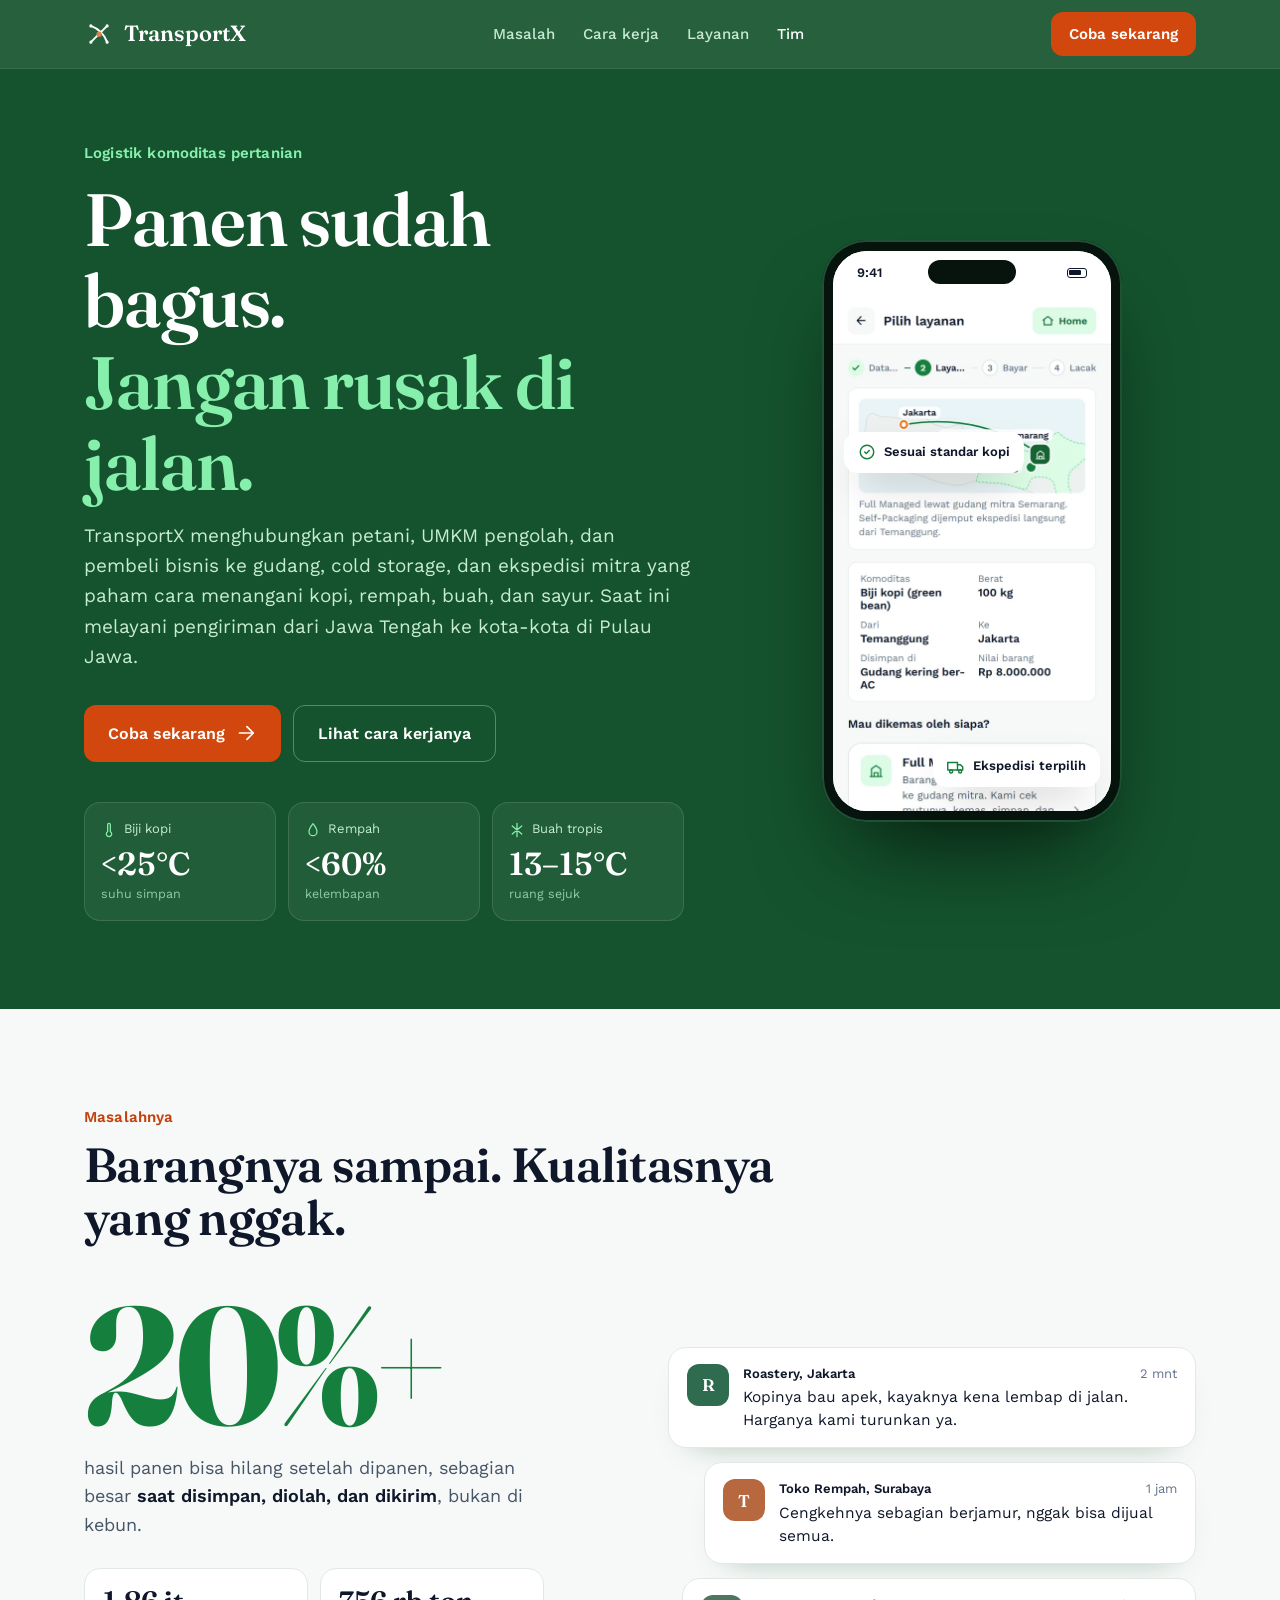
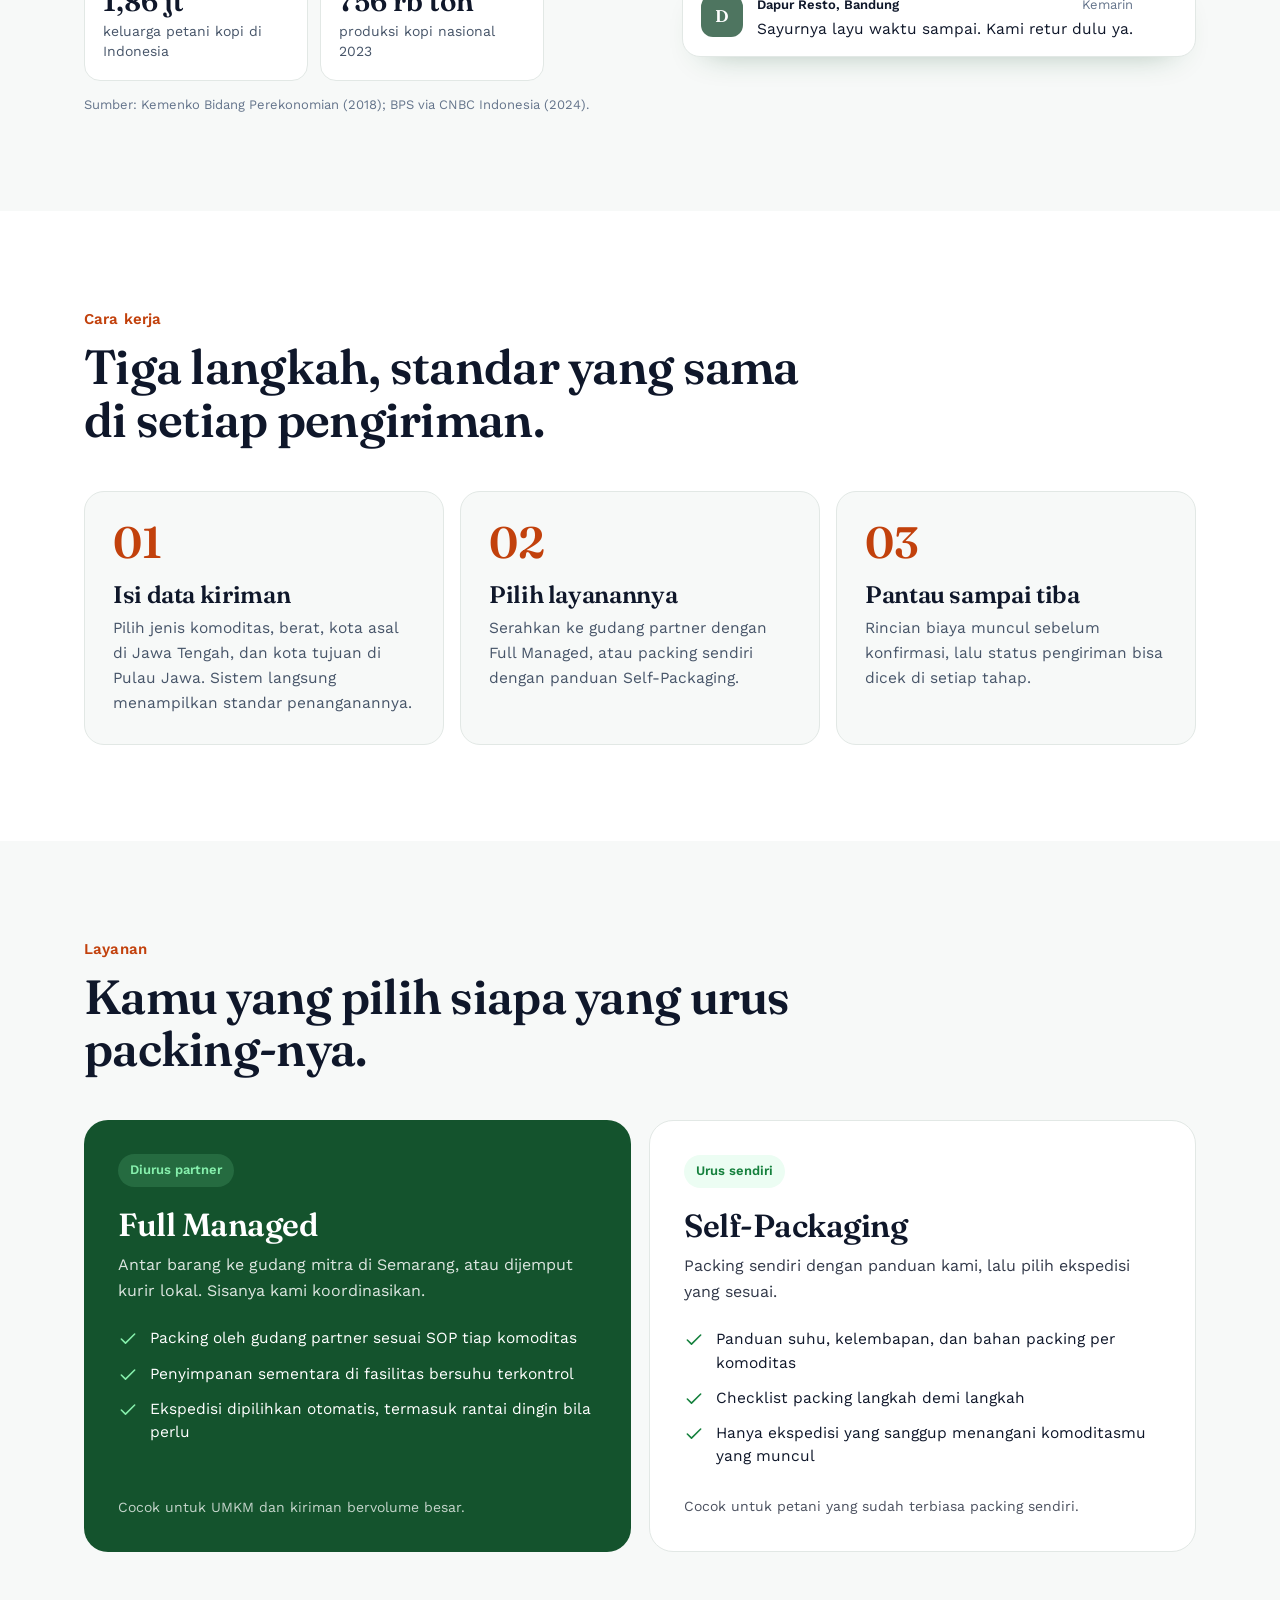
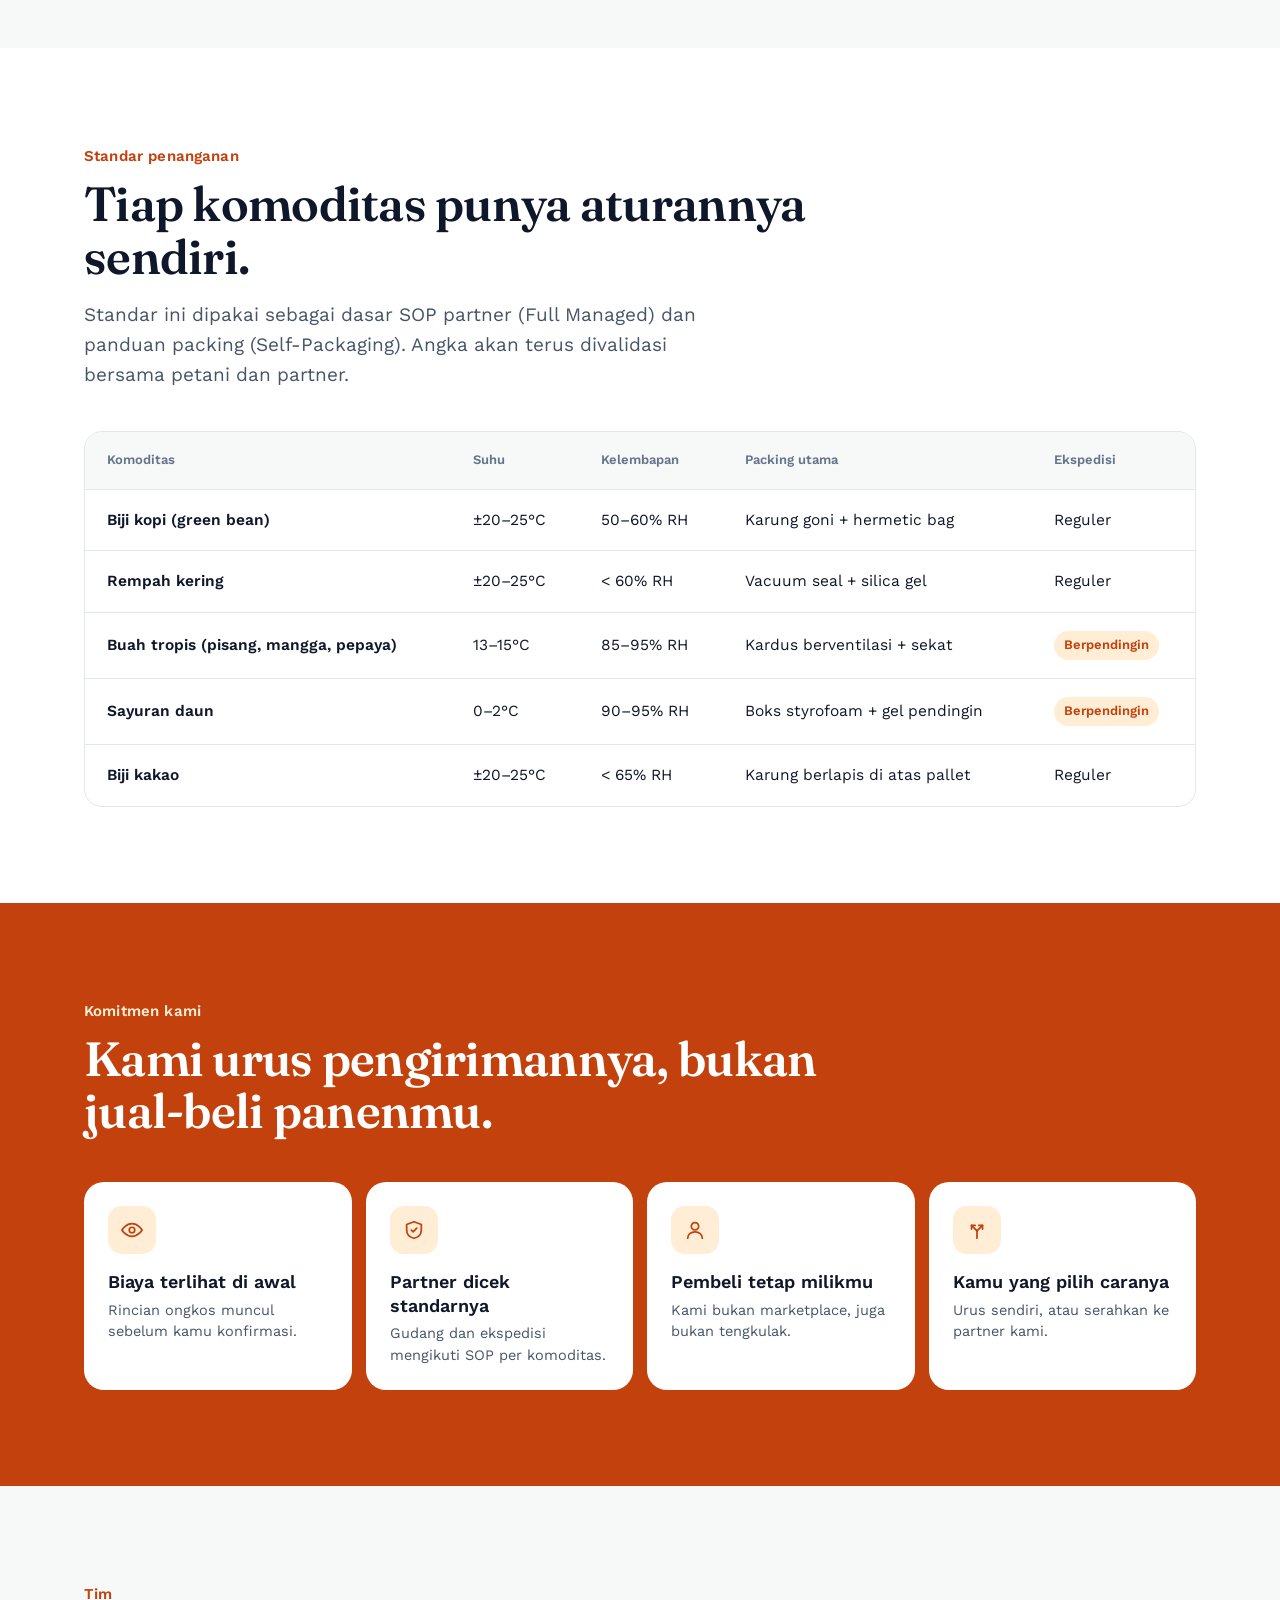
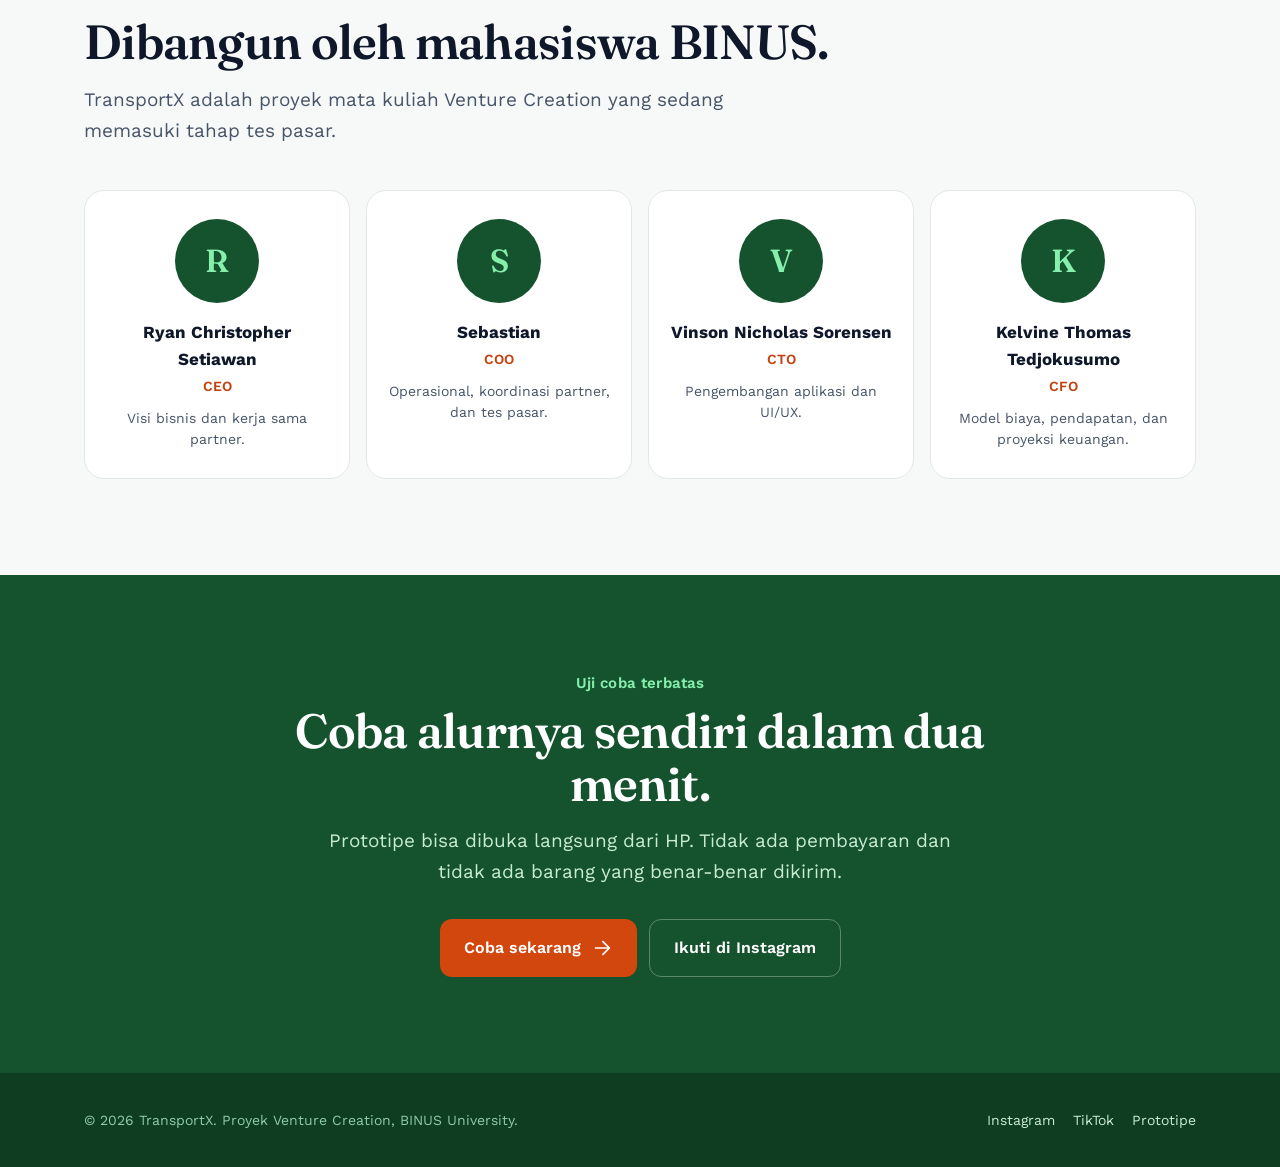
<file: index.html>
<!DOCTYPE html>
<html lang="id">
<head>
<meta charset="UTF-8">
<meta name="viewport" content="width=device-width, initial-scale=1, viewport-fit=cover">
<title>TransportX — Logistik Komoditas Pertanian</title>
<meta name="description" content="TransportX menghubungkan petani, UMKM, dan pembeli bisnis ke gudang, cold storage, dan ekspedisi mitra yang paham cara menangani kopi, rempah, buah, dan sayur. Dari Jawa Tengah ke kota-kota di Pulau Jawa.">
<link rel="preconnect" href="https://fonts.googleapis.com">
<link rel="preconnect" href="https://fonts.gstatic.com" crossorigin>
<link href="https://fonts.googleapis.com/css2?family=Fraunces:opsz,wght@9..144,500;9..144,600;9..144,700&family=Work+Sans:wght@400;500;600;700&display=swap" rel="stylesheet">
<link rel="icon" href="assets/logo.svg" type="image/svg+xml">
<link rel="stylesheet" href="style.css">
<script>document.documentElement.classList.add("js")</script>
</head>
<body>

<nav class="nav" aria-label="Navigasi utama">
  <div class="wrap">
    <a class="brand" href="#top" aria-label="TransportX, kembali ke atas">
      <svg width="30" height="30" viewBox="0 0 240 240" aria-hidden="true"><circle cx="55" cy="55" r="8" fill="none" stroke="#fff" stroke-width="9"/><circle cx="185" cy="55" r="8" fill="none" stroke="#fff" stroke-width="9"/><circle cx="55" cy="185" r="8" fill="none" stroke="#fff" stroke-width="9"/><circle cx="185" cy="185" r="8" fill="none" stroke="#fff" stroke-width="9"/><path d="M55,55 Q150,90 185,185" fill="none" stroke="#fff" stroke-width="16" stroke-linecap="round"/><path d="M185,55 Q90,150 55,185" fill="none" stroke="#fff" stroke-width="16" stroke-linecap="round"/><circle cx="121" cy="121" r="21" fill="#D98354"/></svg>
      TransportX
    </a>
    <ul class="nav-links" id="nav-links">
      <li><a href="#masalah">Masalah</a></li>
      <li><a href="#cara-kerja">Cara kerja</a></li>
      <li><a href="#layanan">Layanan</a></li>
      <li><a href="#tim">Tim</a></li>
      <li class="nav-cta-mobile"><a class="btn btn-clay" href="prototipe/" target="_blank" rel="noopener">Coba sekarang</a></li>
    </ul>
    <div class="nav-right">
      <a class="btn btn-clay nav-cta" href="prototipe/" target="_blank" rel="noopener">Coba sekarang</a>
      <button class="menu-btn" id="menu-btn" type="button" aria-label="Buka menu" aria-expanded="false" aria-controls="nav-links">
        <span></span><span></span><span></span>
      </button>
    </div>
  </div>
</nav>

<main id="top">

<!-- HERO -->
<header class="hero">
  <div class="wrap hero-grid">
    <div>
      <p class="eyebrow">Logistik komoditas pertanian</p>
      <h1>Panen sudah bagus.<span>Jangan rusak di jalan.</span></h1>
      <p class="lead">TransportX menghubungkan petani, UMKM pengolah, dan pembeli bisnis ke gudang, cold storage, dan ekspedisi mitra yang paham cara menangani kopi, rempah, buah, dan sayur. Saat ini melayani pengiriman dari Jawa Tengah ke kota-kota di Pulau Jawa.</p>
      <div class="hero-cta">
        <a class="btn btn-clay" href="prototipe/" target="_blank" rel="noopener">Coba sekarang
          <svg class="ic" viewBox="0 0 24 24" aria-hidden="true"><path d="M5 12h14M13 5l7 7-7 7"/></svg></a>
        <a class="btn btn-line" href="#cara-kerja">Lihat cara kerjanya</a>
      </div>
      <div class="tiles" aria-label="Contoh standar penanganan">
        <div class="tile"><div class="k"><svg class="ic" viewBox="0 0 24 24" aria-hidden="true"><path d="M14 4v10.5a4 4 0 1 1-4 0V4a2 2 0 1 1 4 0z"/></svg>Biji kopi</div><div class="v">&lt;25°C</div><div class="d">suhu simpan</div></div>
        <div class="tile"><div class="k"><svg class="ic" viewBox="0 0 24 24" aria-hidden="true"><path d="M12 2.5s6 7.5 6 12a6 6 0 0 1-12 0c0-4.5 6-12 6-12z"/></svg>Rempah</div><div class="v">&lt;60%</div><div class="d">kelembapan</div></div>
        <div class="tile"><div class="k"><svg class="ic" viewBox="0 0 24 24" aria-hidden="true"><path d="M12 2v20M4.9 6l14.2 12M19.1 6L4.9 18"/></svg>Buah tropis</div><div class="v">13–15°C</div><div class="d">ruang sejuk</div></div>
      </div>
    </div>
    <div class="hero-visual">
      <div class="phone">
        <div class="screen">
          <div class="sb"><span>9:41</span><i></i></div>
          <img src="assets/mockup-layanan.webp" width="560" height="1211" loading="eager" alt="Layar Pilih layanan di aplikasi TransportX: peta rute dari Temanggung lewat gudang mitra Semarang ke Jakarta, ringkasan kiriman, dan pilihan layanan Full Managed">
          <div class="notch"></div>
        </div>
        <div class="float f1"><svg class="ic" viewBox="0 0 24 24" aria-hidden="true"><path d="M9 12l2 2 4-4"/><circle cx="12" cy="12" r="9"/></svg>Sesuai standar kopi</div>
        <div class="float f2"><svg class="ic" viewBox="0 0 24 24" aria-hidden="true"><path d="M1 6h13v10H1z"/><path d="M14 9h4l3 3v4h-7"/><circle cx="5.5" cy="18" r="2"/><circle cx="17.5" cy="18" r="2"/></svg>Ekspedisi terpilih</div>
      </div>
    </div>
  </div>
</header>

<!-- PROBLEM -->
<section class="problem" id="masalah">
  <div class="wrap">
    <p class="eyebrow">Masalahnya</p>
    <h2>Barangnya sampai. Kualitasnya yang nggak.</h2>
    <div class="prob-grid reveal">
      <div>
        <div class="big">20%+</div>
        <p class="big-cap">hasil panen bisa hilang setelah dipanen, sebagian besar <b>saat disimpan, diolah, dan dikirim</b>, bukan di kebun.</p>
        <div class="pair">
          <div class="stat"><strong>1,86 jt</strong><span>keluarga petani kopi di Indonesia</span></div>
          <div class="stat"><strong>756 rb ton</strong><span>produksi kopi nasional 2023</span></div>
        </div>
        <p class="src">Sumber: Kemenko Bidang Perekonomian (2018); BPS via CNBC Indonesia (2024).</p>
      </div>
      <div class="notifs" aria-label="Contoh komplain pembeli">
        <div class="nt"><div class="av" style="background:#2F6B4F">R</div><div><div class="nt-top"><b>Roastery, Jakarta</b><span>2 mnt</span></div><p>Kopinya bau apek, kayaknya kena lembap di jalan. Harganya kami turunkan ya.</p></div></div>
        <div class="nt"><div class="av" style="background:#B8683F">T</div><div><div class="nt-top"><b>Toko Rempah, Surabaya</b><span>1 jam</span></div><p>Cengkehnya sebagian berjamur, nggak bisa dijual semua.</p></div></div>
        <div class="nt"><div class="av" style="background:#4E7560">D</div><div><div class="nt-top"><b>Dapur Resto, Bandung</b><span>Kemarin</span></div><p>Sayurnya layu waktu sampai. Kami retur dulu ya.</p></div></div>
      </div>
    </div>
  </div>
</section>

<!-- HOW -->
<section class="how" id="cara-kerja">
  <div class="wrap">
    <p class="eyebrow">Cara kerja</p>
    <h2>Tiga langkah, standar yang sama di setiap pengiriman.</h2>
    <div class="steps reveal">
      <div class="step"><div class="n">01</div><h3>Isi data kiriman</h3><p>Pilih jenis komoditas, berat, kota asal di Jawa Tengah, dan kota tujuan di Pulau Jawa. Sistem langsung menampilkan standar penanganannya.</p></div>
      <div class="step"><div class="n">02</div><h3>Pilih layanannya</h3><p>Serahkan ke gudang partner dengan Full Managed, atau packing sendiri dengan panduan Self-Packaging.</p></div>
      <div class="step"><div class="n">03</div><h3>Pantau sampai tiba</h3><p>Rincian biaya muncul sebelum konfirmasi, lalu status pengiriman bisa dicek di setiap tahap.</p></div>
    </div>
  </div>
</section>

<!-- SERVICES -->
<section class="services" id="layanan">
  <div class="wrap">
    <p class="eyebrow">Layanan</p>
    <h2>Kamu yang pilih siapa yang urus packing-nya.</h2>
    <div class="svc-grid reveal">
      <article class="svc svc-a">
        <span class="tag">Diurus partner</span>
        <h3>Full Managed</h3>
        <p>Antar barang ke gudang mitra di Semarang, atau dijemput kurir lokal. Sisanya kami koordinasikan.</p>
        <ul>
          <li><svg class="ic" viewBox="0 0 24 24" aria-hidden="true"><path d="M20 6L9 17l-5-5"/></svg>Packing oleh gudang partner sesuai SOP tiap komoditas</li>
          <li><svg class="ic" viewBox="0 0 24 24" aria-hidden="true"><path d="M20 6L9 17l-5-5"/></svg>Penyimpanan sementara di fasilitas bersuhu terkontrol</li>
          <li><svg class="ic" viewBox="0 0 24 24" aria-hidden="true"><path d="M20 6L9 17l-5-5"/></svg>Ekspedisi dipilihkan otomatis, termasuk rantai dingin bila perlu</li>
        </ul>
        <p class="for">Cocok untuk UMKM dan kiriman bervolume besar.</p>
      </article>
      <article class="svc svc-b">
        <span class="tag">Urus sendiri</span>
        <h3>Self-Packaging</h3>
        <p>Packing sendiri dengan panduan kami, lalu pilih ekspedisi yang sesuai.</p>
        <ul>
          <li><svg class="ic" viewBox="0 0 24 24" aria-hidden="true"><path d="M20 6L9 17l-5-5"/></svg>Panduan suhu, kelembapan, dan bahan packing per komoditas</li>
          <li><svg class="ic" viewBox="0 0 24 24" aria-hidden="true"><path d="M20 6L9 17l-5-5"/></svg>Checklist packing langkah demi langkah</li>
          <li><svg class="ic" viewBox="0 0 24 24" aria-hidden="true"><path d="M20 6L9 17l-5-5"/></svg>Hanya ekspedisi yang sanggup menangani komoditasmu yang muncul</li>
        </ul>
        <p class="for">Cocok untuk petani yang sudah terbiasa packing sendiri.</p>
      </article>
    </div>
  </div>
</section>

<!-- STANDARDS -->
<section class="std" id="standar">
  <div class="wrap">
    <p class="eyebrow">Standar penanganan</p>
    <h2>Tiap komoditas punya aturannya sendiri.</h2>
    <p class="lead">Standar ini dipakai sebagai dasar SOP partner (Full Managed) dan panduan packing (Self-Packaging). Angka akan terus divalidasi bersama petani dan partner.</p>
    <div class="table-wrap reveal">
      <table>
        <thead><tr><th scope="col">Komoditas</th><th scope="col">Suhu</th><th scope="col">Kelembapan</th><th scope="col">Packing utama</th><th scope="col">Ekspedisi</th></tr></thead>
        <tbody>
          <tr><td>Biji kopi (green bean)</td><td>±20–25°C</td><td>50–60% RH</td><td>Karung goni + hermetic bag</td><td>Reguler</td></tr>
          <tr><td>Rempah kering</td><td>±20–25°C</td><td>&lt; 60% RH</td><td>Vacuum seal + silica gel</td><td>Reguler</td></tr>
          <tr><td>Buah tropis (pisang, mangga, pepaya)</td><td>13–15°C</td><td>85–95% RH</td><td>Kardus berventilasi + sekat</td><td><span class="pill">Berpendingin</span></td></tr>
          <tr><td>Sayuran daun</td><td>0–2°C</td><td>90–95% RH</td><td>Boks styrofoam + gel pendingin</td><td><span class="pill">Berpendingin</span></td></tr>
          <tr><td>Biji kakao</td><td>±20–25°C</td><td>&lt; 65% RH</td><td>Karung berlapis di atas pallet</td><td>Reguler</td></tr>
        </tbody>
      </table>
    </div>
  </div>
</section>

<!-- PROMISE -->
<section class="promise">
  <div class="wrap">
    <p class="eyebrow">Komitmen kami</p>
    <h2>Kami urus pengirimannya, bukan jual-beli panenmu.</h2>
    <div class="pr-grid reveal">
      <div class="pr"><div class="icw"><svg class="ic" viewBox="0 0 24 24" aria-hidden="true"><path d="M1 12s4-7 11-7 11 7 11 7-4 7-11 7S1 12 1 12z"/><circle cx="12" cy="12" r="3"/></svg></div><h3>Biaya terlihat di awal</h3><p>Rincian ongkos muncul sebelum kamu konfirmasi.</p></div>
      <div class="pr"><div class="icw"><svg class="ic" viewBox="0 0 24 24" aria-hidden="true"><path d="M12 3l8 3v6c0 5-3.5 8-8 9-4.5-1-8-4-8-9V6z"/><path d="M9 12l2 2 4-4"/></svg></div><h3>Partner dicek standarnya</h3><p>Gudang dan ekspedisi mengikuti SOP per komoditas.</p></div>
      <div class="pr"><div class="icw"><svg class="ic" viewBox="0 0 24 24" aria-hidden="true"><circle cx="12" cy="8" r="4"/><path d="M4 21c0-4 3.5-7 8-7s8 3 8 7"/></svg></div><h3>Pembeli tetap milikmu</h3><p>Kami bukan marketplace, juga bukan tengkulak.</p></div>
      <div class="pr"><div class="icw"><svg class="ic" viewBox="0 0 24 24" aria-hidden="true"><path d="M12 21v-8"/><path d="M12 13L6 7"/><path d="M12 13l6-6"/><path d="M6 11V7h4"/><path d="M18 11V7h-4"/></svg></div><h3>Kamu yang pilih caranya</h3><p>Urus sendiri, atau serahkan ke partner kami.</p></div>
    </div>
  </div>
</section>

<!-- TEAM -->
<section class="team" id="tim">
  <div class="wrap">
    <p class="eyebrow">Tim</p>
    <h2>Dibangun oleh mahasiswa BINUS.</h2>
    <p class="lead">TransportX adalah proyek mata kuliah Venture Creation yang sedang memasuki tahap tes pasar.</p>
    <div class="tm-grid reveal">
      <div class="tm"><div class="ph">R</div><b>Ryan Christopher Setiawan</b><span class="role">CEO</span><p>Visi bisnis dan kerja sama partner.</p></div>
      <div class="tm"><div class="ph">S</div><b>Sebastian</b><span class="role">COO</span><p>Operasional, koordinasi partner, dan tes pasar.</p></div>
      <div class="tm"><div class="ph">V</div><b>Vinson Nicholas Sorensen</b><span class="role">CTO</span><p>Pengembangan aplikasi dan UI/UX.</p></div>
      <div class="tm"><div class="ph">K</div><b>Kelvine Thomas Tedjokusumo</b><span class="role">CFO</span><p>Model biaya, pendapatan, dan proyeksi keuangan.</p></div>
    </div>
  </div>
</section>

<!-- CTA -->
<section class="cta">
  <div class="wrap">
    <p class="eyebrow">Uji coba terbatas</p>
    <h2>Coba alurnya sendiri dalam dua menit.</h2>
    <p class="lead">Prototipe bisa dibuka langsung dari HP. Tidak ada pembayaran dan tidak ada barang yang benar-benar dikirim.</p>
    <div class="hero-cta">
      <a class="btn btn-clay" href="prototipe/" target="_blank" rel="noopener">Coba sekarang
        <svg class="ic" viewBox="0 0 24 24" aria-hidden="true"><path d="M5 12h14M13 5l7 7-7 7"/></svg></a>
      <a class="btn btn-line" href="https://instagram.com/transportx.id" target="_blank" rel="noopener">Ikuti di Instagram</a>
    </div>
  </div>
</section>

</main>

<footer>
  <div class="wrap">
    <span>© <span id="year">2026</span> TransportX. Proyek Venture Creation, BINUS University.</span>
    <div class="soc">
      <a href="https://instagram.com/transportx.id" target="_blank" rel="noopener">Instagram</a>
      <a href="https://tiktok.com/@transportx.id" target="_blank" rel="noopener">TikTok</a>
      <a href="prototipe/" target="_blank" rel="noopener">Prototipe</a>
    </div>
  </div>
</footer>

<script src="script.js" defer></script>
</body>
</html>
</file>
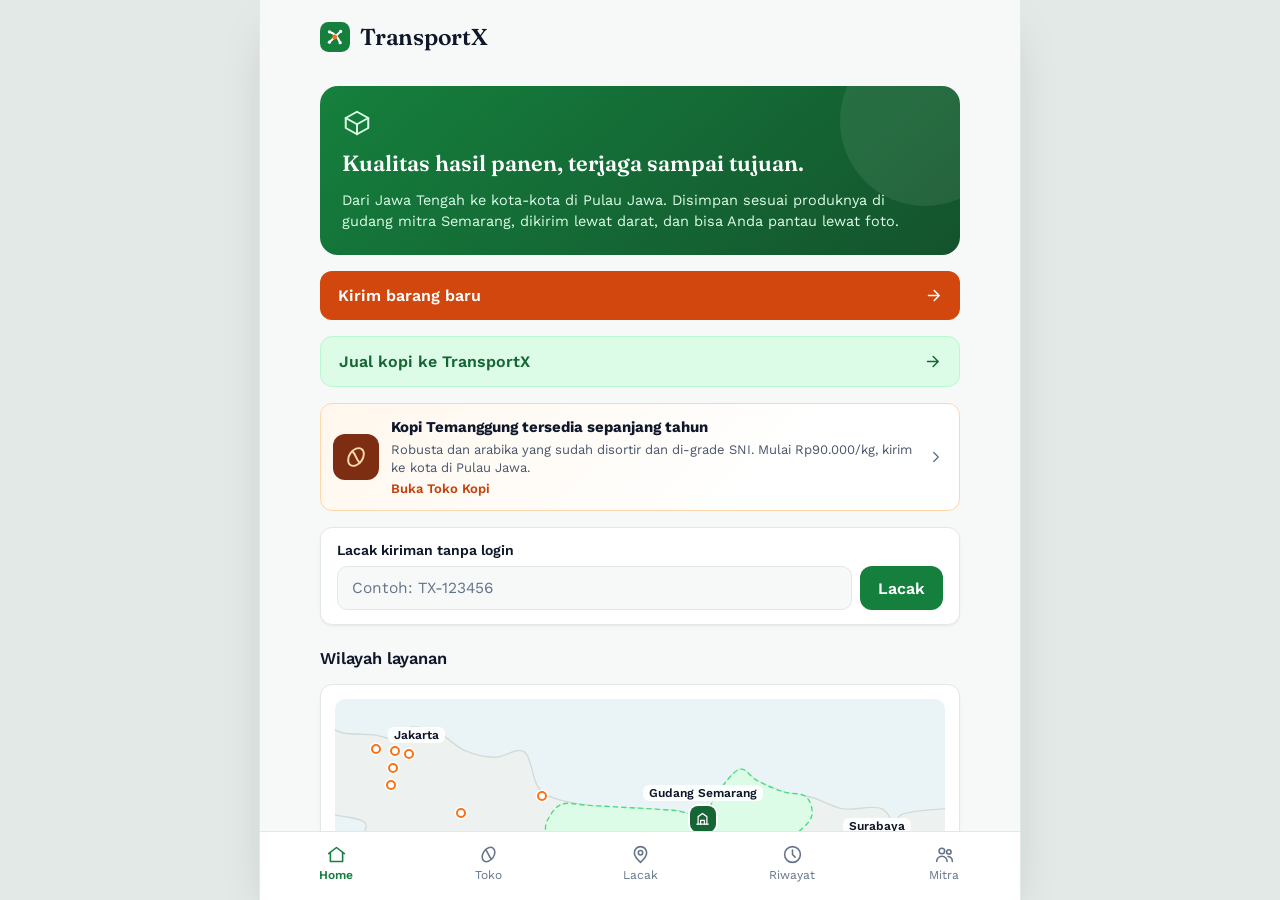
<file: prototipe/index.html>
<!DOCTYPE html>
<html lang="id">
<head>
  <meta charset="UTF-8">
  <meta name="viewport" content="width=device-width, initial-scale=1.0, viewport-fit=cover">
  <title>TransportX — Prototype v2</title>
  <link rel="preconnect" href="https://fonts.googleapis.com">
  <link rel="preconnect" href="https://fonts.gstatic.com" crossorigin>
  <link href="https://fonts.googleapis.com/css2?family=Fraunces:opsz,wght@9..144,500;9..144,600&family=Work+Sans:wght@400;500;600&display=swap" rel="stylesheet">
  <link rel="icon" href="../assets/logo.svg" type="image/svg+xml">
  <link rel="stylesheet" href="style.css">
  <link rel="stylesheet" href="visual.css">
  <link rel="stylesheet" href="toko.css">
</head>
<body>

<div class="phone">
  <main id="app">

    <!-- ========== 1. HOME ========== -->
    <section class="screen active" id="screen-home" data-tabbar="true">
      <header class="topbar">
        <span class="brand"><svg class="brand-mark" viewBox="0 0 32 32" aria-hidden="true"><rect width="32" height="32" rx="9" fill="#15803D" stroke="none"/><path d="M10 10.5c5 1.5 9 5.5 11.5 11.5" fill="none" stroke="#fff" stroke-width="2.2" stroke-linecap="round"/><path d="M10 21.5L22 10" fill="none" stroke="#fff" stroke-width="2.2" stroke-linecap="round"/><circle cx="10" cy="10.5" r="1.7" fill="#fff" stroke="none"/><circle cx="22" cy="10" r="1.7" fill="#fff" stroke="none"/><circle cx="10" cy="21.5" r="1.7" fill="#fff" stroke="none"/><circle cx="21.5" cy="22" r="1.7" fill="#fff" stroke="none"/><circle cx="15.6" cy="16" r="2.6" fill="#F97316" stroke="none"/></svg>TransportX</span>
      </header>

      <div class="screen-body">
        <div class="hero">
          <svg class="hero-icon" viewBox="0 0 24 24" aria-hidden="true"><path d="M21 8l-9-5-9 5 9 5 9-5z"/><path d="M3 8v8l9 5 9-5V8"/><path d="M12 13v8"/></svg>
          <h1>Kualitas hasil panen, terjaga sampai tujuan.</h1>
          <p>Dari Jawa Tengah ke kota-kota di Pulau Jawa. Disimpan sesuai produknya di gudang mitra Semarang, dikirim lewat darat, dan bisa Anda pantau lewat foto.</p>
        </div>

        <button class="btn btn-accent btn-wide" data-go="input">
          <span>Kirim barang baru</span>
          <svg viewBox="0 0 24 24" aria-hidden="true"><path d="M5 12h14M13 5l7 7-7 7"/></svg>
        </button>

        <button class="btn btn-jual btn-wide" data-go="jual">
          <span>Jual kopi ke TransportX</span>
          <svg viewBox="0 0 24 24" aria-hidden="true"><path d="M5 12h14M13 5l7 7-7 7"/></svg>
        </button>

        <button class="kopi-card" data-tab="toko">
          <span class="kopi-card-ikon"><svg viewBox="0 0 24 24" aria-hidden="true"><ellipse cx="12" cy="12" rx="6.2" ry="9" transform="rotate(35 12 12)"/><path d="M8.6 6.8c3.2 2.4 3.4 7.6 6.8 10.4"/></svg></span>
          <span class="kopi-card-isi">
            <strong>Kopi Temanggung tersedia sepanjang tahun</strong>
            <span>Robusta dan arabika yang sudah disortir dan di-grade SNI. Mulai Rp90.000/kg, kirim ke kota di Pulau Jawa.</span>
            <em>Buka Toko Kopi</em>
          </span>
          <svg class="chev" viewBox="0 0 24 24" aria-hidden="true"><path d="M9 6l6 6-6 6"/></svg>
        </button>

        <form class="track-box" id="home-track">
          <label for="home-resi">Lacak kiriman tanpa login</label>
          <div class="track-row">
            <input id="home-resi" type="text" placeholder="Contoh: TX-123456" autocomplete="off">
            <button class="btn btn-primary" type="submit">Lacak</button>
          </div>
        </form>

        <h2 class="section-label">Wilayah layanan</h2>
        <div class="coverage-card" id="home-peta"></div>

        <button class="link-card" data-mitra="">
          <span>Lihat mitra yang mengerjakan kiriman</span>
          <svg viewBox="0 0 24 24" aria-hidden="true"><path d="M9 6l6 6-6 6"/></svg>
        </button>

        <h2 class="section-label">Kenapa TransportX</h2>
        <ul class="why-list">
          <li>
            <span class="why-icon"><svg viewBox="0 0 24 24" aria-hidden="true"><path d="M14 4v10.5a4 4 0 1 1-4 0V4a2 2 0 1 1 4 0z"/></svg></span>
            <div><strong>Disimpan sesuai produknya</strong><p>Kopi dan rempah di gudang kering, buah tropis di ruang sejuk, sayuran daun di chiller.</p></div>
          </li>
          <li>
            <span class="why-icon"><svg viewBox="0 0 24 24" aria-hidden="true"><rect x="3" y="6" width="18" height="14" rx="2"/><circle cx="12" cy="13" r="3.5"/><path d="M8 6l1.5-2h5L16 6"/></svg></span>
            <div><strong>Foto di setiap tahap</strong><p>Foto saat diterima, setelah dikemas, dan saat tiba. Update dikirim lewat WhatsApp.</p></div>
          </li>
          <li>
            <span class="why-icon"><svg viewBox="0 0 24 24" aria-hidden="true"><path d="M12 3l8 3v6c0 4.5-3.4 8.3-8 9-4.6-.7-8-4.5-8-9V6z"/><path d="M9 12l2 2 4-4"/></svg></span>
            <div><strong>Jelas siapa yang menanggung</strong><p>Kerusakan atau kehilangan ditanggung mitra yang sedang memegang barang. Kami bantu klaimnya.</p></div>
          </li>
        </ul>

        <button class="link-card" data-go="perlindungan">
          <span>Lihat aturan perlindungan dan klaim</span>
          <svg viewBox="0 0 24 24" aria-hidden="true"><path d="M9 6l6 6-6 6"/></svg>
        </button>

        <p class="proto-note">Prototipe untuk uji coba. Tidak ada uang yang keluar dan tidak ada barang yang benar-benar dikirim. Harga kopi, grade, dan nama mitra masih contoh.</p>
        <button class="btn-text" id="btn-panel-open">Panel moderator</button>
      </div>
    </section>

    <!-- ========== 2. INPUT DATA ========== -->
    <section class="screen" id="screen-input">
      <header class="topbar topbar-nav">
        <button class="icon-btn" data-back aria-label="Kembali"><svg viewBox="0 0 24 24"><path d="M19 12H5M12 19l-7-7 7-7"/></svg></button>
        <span class="title">Data pengiriman</span>
        <button class="icon-btn home-btn" data-home aria-label="Ke Home"><svg viewBox="0 0 24 24"><path d="M3 11l9-7 9 7"/><path d="M5 10v10h14V10"/></svg><span>Home</span></button>
      </header>

      <div class="screen-body">
        <div data-langkah="1"></div>

        <section class="form-card">
        <h2 class="form-title"><span>1</span>Barang yang dikirim</h2>
        <div class="field">
          <label for="f-komoditas">Jenis komoditas</label>
          <div class="select-wrap">
            <select id="f-komoditas"></select>
            <svg viewBox="0 0 24 24" aria-hidden="true"><path d="M6 9l6 6 6-6"/></svg>
          </div>
          <p class="field-help" id="komoditas-help"></p>
          <div id="komoditas-skala"></div>
        </div>

        <div class="field">
          <label for="f-berat">Berat (kg)</label>
          <input id="f-berat" type="number" min="1" inputmode="numeric" placeholder="Contoh: 500">
          <div class="chips" id="berat-chips">
            <button type="button" class="chip" data-berat="50">50 kg</button>
            <button type="button" class="chip" data-berat="100">100 kg</button>
            <button type="button" class="chip" data-berat="250">250 kg</button>
            <button type="button" class="chip" data-berat="500">500 kg</button>
            <button type="button" class="chip" data-berat="1000">1 ton</button>
          </div>
        </div>

        <div class="field">
          <label for="f-nilai">Nilai barang (Rp)</label>
          <input id="f-nilai" type="text" inputmode="numeric" placeholder="Contoh: 25.000.000">
          <p class="field-help">Dipakai sebagai dasar klaim kalau barang rusak atau hilang. Isi sesuai harga jual barang Anda.</p>
        </div>
        </section>

        <section class="form-card">
        <h2 class="form-title"><span>2</span>Rute pengiriman</h2>
        <div class="field">
          <label for="f-asal">Kota asal</label>
          <div class="combo" id="combo-asal">
            <input id="f-asal" type="text" autocomplete="off" placeholder="Cari kota atau sentra produksi"
                   role="combobox" aria-expanded="false" aria-autocomplete="list" aria-controls="list-asal">
            <svg class="combo-chev" viewBox="0 0 24 24" aria-hidden="true"><path d="M6 9l6 6 6-6"/></svg>
            <ul class="combo-list" id="list-asal" role="listbox" aria-label="Pilihan kota asal"></ul>
          </div>
          <p class="field-help">Saat ini barang diambil dari Jawa Tengah dan masuk ke gudang mitra di Semarang. Desa Anda tidak ada di daftar? Pilih kota terdekat, kurir lokal bisa menjemput.</p>
        </div>

        <div class="hub-card" id="hub-card" hidden></div>

        <div class="field">
          <label for="f-tujuan">Kota tujuan</label>
          <div class="combo" id="combo-tujuan">
            <input id="f-tujuan" type="text" autocomplete="off" placeholder="Cari kota tujuan"
                   role="combobox" aria-expanded="false" aria-autocomplete="list" aria-controls="list-tujuan">
            <svg class="combo-chev" viewBox="0 0 24 24" aria-hidden="true"><path d="M6 9l6 6 6-6"/></svg>
            <ul class="combo-list" id="list-tujuan" role="listbox" aria-label="Pilihan kota tujuan"></ul>
          </div>
          <p class="field-help">Tujuan pengiriman: kota-kota di Pulau Jawa. Kota tujuan tidak ada di daftar? Pilih kota terdekat.</p>
        </div>

        <div class="route-preview" id="input-peta" hidden></div>
        </section>
      </div>

      <footer class="screen-footer">
        <button class="btn btn-primary btn-wide" id="btn-input-next">Lanjutkan</button>
      </footer>
    </section>

    <!-- ========== 3. PILIH LAYANAN ========== -->
    <section class="screen" id="screen-layanan">
      <header class="topbar topbar-nav">
        <button class="icon-btn" data-back aria-label="Kembali"><svg viewBox="0 0 24 24"><path d="M19 12H5M12 19l-7-7 7-7"/></svg></button>
        <span class="title">Pilih layanan</span>
        <button class="icon-btn home-btn" data-home aria-label="Ke Home"><svg viewBox="0 0 24 24"><path d="M3 11l9-7 9 7"/><path d="M5 10v10h14V10"/></svg><span>Home</span></button>
      </header>

      <div class="screen-body">
        <div data-langkah="2"></div>
        <div class="route-card" id="layanan-peta"></div>

        <p class="lead">Mau dikemas oleh siapa?</p>

        <button class="option-card" data-go="managed">
          <span class="option-icon"><svg viewBox="0 0 24 24" aria-hidden="true"><path d="M3 21h18"/><path d="M5 21V9l7-5 7 5v12"/><path d="M9 21v-6h6v6"/></svg></span>
          <span class="option-text">
            <strong>Full Managed</strong>
            <span>Barang diantar atau dijemput ke gudang mitra. Kami cek mutunya, kemas, simpan, dan kirim. Cocok untuk kiriman besar.</span>
            <em id="price-managed"></em>
          </span>
          <svg class="chev" viewBox="0 0 24 24" aria-hidden="true"><path d="M9 6l6 6-6 6"/></svg>
        </button>

        <button class="option-card" data-go="self">
          <span class="option-icon"><svg viewBox="0 0 24 24" aria-hidden="true"><path d="M21 8l-9-5-9 5 9 5 9-5z"/><path d="M3 8v8l9 5 9-5V8"/></svg></span>
          <span class="option-text">
            <strong>Self-Packaging</strong>
            <span>Anda kemas sendiri dengan panduan bergambar, lalu pilih ekspedisi yang sanggup membawa produk Anda.</span>
            <em id="price-self"></em>
          </span>
          <svg class="chev" viewBox="0 0 24 24" aria-hidden="true"><path d="M9 6l6 6-6 6"/></svg>
        </button>
      </div>
    </section>

    <!-- ========== 4A. FULL MANAGED ========== -->
    <section class="screen" id="screen-managed">
      <header class="topbar topbar-nav">
        <button class="icon-btn" data-back aria-label="Kembali"><svg viewBox="0 0 24 24"><path d="M19 12H5M12 19l-7-7 7-7"/></svg></button>
        <span class="title">Full Managed</span>
        <button class="icon-btn home-btn" data-home aria-label="Ke Home"><svg viewBox="0 0 24 24"><path d="M3 11l9-7 9 7"/><path d="M5 10v10h14V10"/></svg><span>Home</span></button>
      </header>

      <div class="screen-body" id="managed-content"></div>

      <footer class="screen-footer">
        <div class="total-row"><span>Total estimasi</span><strong id="managed-total"></strong></div>
        <button class="btn btn-primary btn-wide" id="btn-confirm-managed">Lanjut ke pembayaran</button>
      </footer>
    </section>

    <!-- ========== 4B. SELF-PACKAGING ========== -->
    <section class="screen" id="screen-self">
      <header class="topbar topbar-nav">
        <button class="icon-btn" data-back aria-label="Kembali"><svg viewBox="0 0 24 24"><path d="M19 12H5M12 19l-7-7 7-7"/></svg></button>
        <span class="title">Self-Packaging</span>
        <button class="icon-btn home-btn" data-home aria-label="Ke Home"><svg viewBox="0 0 24 24"><path d="M3 11l9-7 9 7"/><path d="M5 10v10h14V10"/></svg><span>Home</span></button>
      </header>

      <div class="stepper" aria-label="Langkah self-packaging">
        <div class="step" data-step="1"><span>1</span>Panduan</div>
        <div class="step-line"></div>
        <div class="step" data-step="2"><span>2</span>Checklist</div>
        <div class="step-line"></div>
        <div class="step" data-step="3"><span>3</span>Ekspedisi</div>
      </div>

      <div class="screen-body">
        <h2 class="section-label">Cara menyimpan <span id="self-komoditas-name"></span></h2>
        <div class="spec-grid" id="self-spec"></div>

        <h3 class="sub-label">Pilih jenis kemasan</h3>
        <div class="kemasan-list" id="self-kemasan" role="radiogroup" aria-label="Jenis kemasan"></div>

        <h3 class="sub-label">Bahan yang perlu disiapkan</h3>
        <ul class="material-list" id="self-materials"></ul>

        <h2 class="section-label">Langkah mengemas</h2>
        <p class="hint">Ikuti gambar, lalu centang setiap langkah setelah selesai.</p>
        <div class="progress"><div class="progress-bar" id="self-progress"></div></div>
        <ul class="checklist" id="self-checklist"></ul>

        <h2 class="section-label">Pilih ekspedisi</h2>
        <p class="hint" id="self-exp-hint"></p>
        <div class="exp-list" id="self-expedisi" role="radiogroup" aria-label="Pilihan ekspedisi"></div>

        <div class="cost-card" id="self-cost"></div>
      </div>

      <footer class="screen-footer">
        <p class="footer-note" id="self-footer-note"></p>
        <button class="btn btn-primary btn-wide" id="btn-confirm-self" disabled>Lanjut ke pembayaran</button>
      </footer>
    </section>

    <!-- ========== 5. PEMBAYARAN ========== -->
    <section class="screen" id="screen-bayar">
      <header class="topbar topbar-nav">
        <button class="icon-btn" data-back aria-label="Kembali"><svg viewBox="0 0 24 24"><path d="M19 12H5M12 19l-7-7 7-7"/></svg></button>
        <span class="title">Pembayaran</span>
        <button class="icon-btn home-btn" data-home aria-label="Ke Home"><svg viewBox="0 0 24 24"><path d="M3 11l9-7 9 7"/><path d="M5 10v10h14V10"/></svg><span>Home</span></button>
      </header>

      <div class="screen-body" id="bayar-content"></div>

      <footer class="screen-footer">
        <div class="total-row"><span>Total dibayar</span><strong id="bayar-total"></strong></div>
        <button class="btn btn-primary btn-wide" id="btn-bayar">Bayar sekarang</button>
        <button class="btn btn-ghost btn-wide danger" id="btn-batal">Batalkan pesanan</button>
      </footer>
    </section>

    <!-- ========== 6. LACAK / DETAIL KIRIMAN ========== -->
    <section class="screen" id="screen-ringkasan">
      <header class="topbar topbar-nav">
        <button class="icon-btn" data-back aria-label="Kembali"><svg viewBox="0 0 24 24"><path d="M19 12H5M12 19l-7-7 7-7"/></svg></button>
        <span class="title">Lacak kiriman</span>
        <button class="icon-btn home-btn" data-home aria-label="Ke Home"><svg viewBox="0 0 24 24"><path d="M3 11l9-7 9 7"/><path d="M5 10v10h14V10"/></svg><span>Home</span></button>
      </header>

      <div class="screen-body" id="ringkasan-content"></div>

      <footer class="screen-footer">
        <button class="btn btn-primary btn-wide" id="btn-ke-beranda">Kembali ke beranda</button>
      </footer>
    </section>

    <!-- ========== 7. LACAK (tab, tanpa login) ========== -->
    <section class="screen" id="screen-lacak" data-tabbar="true">
      <header class="topbar">
        <span class="title">Lacak kiriman</span>
      </header>
      <div class="screen-body">
        <form class="track-box" id="tab-track">
          <label for="tab-resi">Nomor resi</label>
          <div class="track-row">
            <input id="tab-resi" type="text" placeholder="Contoh TX-123456" autocomplete="off">
            <button class="btn btn-primary" type="submit">Lacak</button>
          </div>
          <p class="field-help">Tidak perlu login. Pembeli juga bisa melacak dengan nomor resi atau link yang Anda bagikan.</p>
        </form>
        <h2 class="section-label">Kiriman terakhir di perangkat ini</h2>
        <div id="lacak-list"></div>
      </div>
    </section>

    <!-- ========== 7B. TOKO KOPI ========== -->
    <section class="screen" id="screen-toko" data-tabbar="true">
      <header class="topbar">
        <span class="title">Toko Kopi</span>
      </header>
      <div class="screen-body" id="toko-content"></div>
    </section>

    <!-- ========== 7C. DETAIL PRODUK & PESAN ========== -->
    <section class="screen" id="screen-produk">
      <header class="topbar topbar-nav">
        <button class="icon-btn" data-back aria-label="Kembali"><svg viewBox="0 0 24 24"><path d="M19 12H5M12 19l-7-7 7-7"/></svg></button>
        <span class="title">Detail kopi</span>
        <button class="icon-btn home-btn" data-home aria-label="Ke Home"><svg viewBox="0 0 24 24"><path d="M3 11l9-7 9 7"/><path d="M5 10v10h14V10"/></svg><span>Home</span></button>
      </header>
      <div class="screen-body" id="produk-content"></div>
      <footer class="screen-footer">
        <div class="total-row"><span>Total</span><strong id="produk-total"></strong></div>
        <button class="btn btn-primary btn-wide" id="btn-toko-lanjut">Lanjut ke pembayaran</button>
      </footer>
    </section>

    <!-- ========== 7D. LAPORAN QC ========== -->
    <section class="screen" id="screen-qc">
      <header class="topbar topbar-nav">
        <button class="icon-btn" data-back aria-label="Kembali"><svg viewBox="0 0 24 24"><path d="M19 12H5M12 19l-7-7 7-7"/></svg></button>
        <span class="title">Laporan QC</span>
        <button class="icon-btn home-btn" data-home aria-label="Ke Home"><svg viewBox="0 0 24 24"><path d="M3 11l9-7 9 7"/><path d="M5 10v10h14V10"/></svg><span>Home</span></button>
      </header>
      <div class="screen-body" id="qc-content"></div>
    </section>

    <!-- ========== 7E. JUAL KOPI (PETANI) ========== -->
    <section class="screen" id="screen-jual">
      <header class="topbar topbar-nav">
        <button class="icon-btn" data-back aria-label="Kembali"><svg viewBox="0 0 24 24"><path d="M19 12H5M12 19l-7-7 7-7"/></svg></button>
        <span class="title">Jual kopi</span>
        <button class="icon-btn home-btn" data-home aria-label="Ke Home"><svg viewBox="0 0 24 24"><path d="M3 11l9-7 9 7"/><path d="M5 10v10h14V10"/></svg><span>Home</span></button>
      </header>
      <div class="screen-body" id="jual-content"></div>
      <footer class="screen-footer">
        <button class="btn btn-primary btn-wide" id="btn-jual-kirim">Kirim untuk dicek mutunya</button>
      </footer>
    </section>

    <!-- ========== 7F. HASIL CEK MUTU (PETANI) ========== -->
    <section class="screen" id="screen-hasilqc">
      <header class="topbar topbar-nav">
        <button class="icon-btn" data-back aria-label="Kembali"><svg viewBox="0 0 24 24"><path d="M19 12H5M12 19l-7-7 7-7"/></svg></button>
        <span class="title">Hasil cek mutu</span>
        <button class="icon-btn home-btn" data-home aria-label="Ke Home"><svg viewBox="0 0 24 24"><path d="M3 11l9-7 9 7"/><path d="M5 10v10h14V10"/></svg><span>Home</span></button>
      </header>
      <div class="screen-body" id="hasilqc-body"><div id="hasil-content" class="hasil-content"></div></div>
      <footer class="screen-footer" id="hasil-footer"></footer>
    </section>

    <!-- ========== 8. RIWAYAT ========== -->
    <section class="screen" id="screen-riwayat" data-tabbar="true">
      <header class="topbar">
        <span class="title">Riwayat pengiriman</span>
      </header>
      <div class="screen-body" id="riwayat-list"></div>
    </section>

    <!-- ========== 8B. MITRA ========== -->
    <section class="screen" id="screen-mitra" data-tabbar="true">
      <header class="topbar mitra-topbar">
        <button class="icon-btn" id="mitra-back" data-back aria-label="Kembali" hidden><svg viewBox="0 0 24 24"><path d="M19 12H5M12 19l-7-7 7-7"/></svg></button>
        <span class="title">Mitra kami</span>
      </header>
      <div class="screen-body" id="mitra-content"></div>
    </section>

    <!-- ========== 9. PERLINDUNGAN & KLAIM ========== -->
    <section class="screen" id="screen-perlindungan">
      <header class="topbar topbar-nav">
        <button class="icon-btn" data-back aria-label="Kembali"><svg viewBox="0 0 24 24"><path d="M19 12H5M12 19l-7-7 7-7"/></svg></button>
        <span class="title">Perlindungan dan klaim</span>
        <button class="icon-btn home-btn" data-home aria-label="Ke Home"><svg viewBox="0 0 24 24"><path d="M3 11l9-7 9 7"/><path d="M5 10v10h14V10"/></svg><span>Home</span></button>
      </header>
      <div class="screen-body">
        <div class="protect-hero">
          <svg viewBox="0 0 24 24" aria-hidden="true"><path d="M12 3l8 3v6c0 4.5-3.4 8.3-8 9-4.6-.7-8-4.5-8-9V6z"/><path d="M9 12l2 2 4-4"/></svg>
          <div>
            <strong>Siapa yang mengganti kalau barang rusak atau hilang?</strong>
            <p>Mitra yang sedang memegang barang saat kejadian, sesuai ketentuan tanggungan mitra tersebut. TransportX membantu mengurus klaimnya.</p>
          </div>
        </div>

        <h2 class="section-label">Tanggung jawab per tahap</h2>
        <div class="resp-table">
          <div class="resp-row head"><span>Tahap</span><span>Yang menanggung</span></div>
          <div class="resp-row"><span>Dijemput dari kebun</span><span>Kurir Desa Jateng (kurir lokal)</span></div>
          <div class="resp-row"><span>Disimpan dan dikemas di gudang</span><span>Gudang Lumbung Agro Semarang (produk kering) atau MGM Bosco Logistics (cold storage)</span></div>
          <div class="resp-row"><span>Dalam perjalanan</span><span>Trans Jawa Kargo (ekspedisi) atau MGM Bosco Logistics (truk berpendingin)</span></div>
          <div class="resp-row"><span>Self-Packaging: kemasan dari pengirim</span><span>Pengirim, jika kemasan tidak sesuai panduan</span></div>
        </div>
        <p class="hint">Besar ganti rugi mengikuti ketentuan tiap mitra dan dihitung dari nilai barang yang Anda isi saat memesan. Nama mitra adalah contoh calon mitra, belum ada perjanjian kerja sama.</p>

        <h2 class="section-label">Barang dari Toko TransportX</h2>
        <div class="info-card">
          <p>Kopi yang Anda beli di Toko TransportX, termasuk dari lapak petani, menjadi tanggungan <b>TransportX</b> sampai diterima, bukan tanggungan mitra.</p>
          <p>Kalau kopi rusak, basah, beratnya kurang, atau grade tidak sesuai laporan QC, ajukan klaim lewat CS. Kami bandingkan dengan laporan QC dan foto sebelum kirim, lalu mengganti kopi atau mengembalikan uang.</p>
        </div>

        <h2 class="section-label">Cara mengajukan klaim</h2>
        <ol class="steps">
          <li><b>1</b>Buka kiriman di menu Lacak, tekan "Ajukan klaim"</li>
          <li><b>2</b>Pilih masalahnya dan lampirkan foto barang saat tiba</li>
          <li><b>3</b>CS membandingkan dengan foto cek mutu di gudang untuk melihat di tahap mana kerusakan terjadi</li>
          <li><b>4</b>Klaim diteruskan ke mitra yang bertanggung jawab, ganti rugi dibayarkan sesuai ketentuannya</li>
        </ol>
      </div>
    </section>

    <!-- ========== 10. FORM KLAIM ========== -->
    <section class="screen" id="screen-klaim">
      <header class="topbar topbar-nav">
        <button class="icon-btn" data-back aria-label="Kembali"><svg viewBox="0 0 24 24"><path d="M19 12H5M12 19l-7-7 7-7"/></svg></button>
        <span class="title">Ajukan klaim</span>
        <button class="icon-btn home-btn" data-home aria-label="Ke Home"><svg viewBox="0 0 24 24"><path d="M3 11l9-7 9 7"/><path d="M5 10v10h14V10"/></svg><span>Home</span></button>
      </header>
      <div class="screen-body">
        <div class="summary-card" id="klaim-summary"></div>
        <div class="q">
          <span class="q-label">Apa masalahnya?</span>
          <div class="opt-row" id="klaim-jenis">
            <button class="opt" data-val="Rusak">Barang rusak</button>
            <button class="opt" data-val="Hilang">Barang hilang</button>
            <button class="opt" data-val="Kurang">Berat kurang</button>
          </div>
        </div>
        <div class="field">
          <label for="klaim-desk">Ceritakan singkat</label>
          <textarea id="klaim-desk" rows="3" placeholder="Contoh: 2 karung basah dan berbau apek saat dibuka"></textarea>
        </div>
        <div class="field">
          <span class="label-teks">Foto barang saat tiba</span>
          <input id="klaim-foto" class="sr-only" type="file" accept="image/*">
          <label class="upload" for="klaim-foto">
            <svg viewBox="0 0 24 24" aria-hidden="true"><rect x="3" y="6" width="18" height="14" rx="2"/><circle cx="12" cy="13" r="3.5"/><path d="M8 6l1.5-2h5L16 6"/></svg>
            <span><strong>Pilih foto</strong><small id="klaim-foto-nama">Belum ada foto</small></span>
          </label>
        </div>
        <p class="hint" id="klaim-hint"></p>
      </div>
      <footer class="screen-footer">
        <button class="btn btn-primary btn-wide" id="btn-kirim-klaim">Kirim klaim (simulasi)</button>
      </footer>
    </section>

    <!-- ========== 11. FEEDBACK ========== -->
    <section class="screen" id="screen-feedback">
      <header class="topbar topbar-nav">
        <button class="icon-btn" data-back aria-label="Kembali"><svg viewBox="0 0 24 24"><path d="M19 12H5M12 19l-7-7 7-7"/></svg></button>
        <span class="title">Masukan Anda</span>
      </header>

      <div class="screen-body">
        <p class="hint">Jawaban Anda dipakai untuk memperbaiki produk ini. Tidak ada jawaban benar atau salah.</p>

        <div class="q">
          <label class="q-label" for="fb-usia">Berapa usia Anda?</label>
          <input id="fb-usia" type="number" min="10" max="99" inputmode="numeric" placeholder="Contoh: 35">
        </div>

        <div class="q">
          <label class="q-label">Jenis kelamin</label>
          <div class="opt-row" data-q="gender">
            <button class="opt" data-val="Laki-laki">Laki-laki</button>
            <button class="opt" data-val="Perempuan">Perempuan</button>
            <button class="opt" data-val="Tidak menjawab">Memilih tidak menjawab</button>
          </div>
        </div>

        <div class="q">
          <label class="q-label">Anda berperan sebagai apa?</label>
          <div class="opt-row" data-q="peran">
            <button class="opt" data-val="Petani / produsen">Petani / produsen</button>
            <button class="opt" data-val="UMKM pengolah">UMKM pengolah</button>
            <button class="opt" data-val="Pembeli bisnis">Pembeli bisnis</button>
            <button class="opt" data-val="Mahasiswa / lainnya">Mahasiswa / lainnya</button>
          </div>
        </div>

        <div class="q">
          <label class="q-label">Pernah mengalami barang rusak atau turun kualitas saat dikirim?</label>
          <div class="opt-row" data-q="pernahRusak">
            <button class="opt" data-val="Sering">Sering</button>
            <button class="opt" data-val="Pernah sekali dua kali">Pernah</button>
            <button class="opt" data-val="Belum pernah">Belum pernah</button>
          </div>
        </div>

        <div class="q">
          <label class="q-label">Seberapa mudah aplikasi ini dipakai?</label>
          <div class="rating" data-q="mudah" role="radiogroup" aria-label="Kemudahan pemakaian">
            <button class="star" data-val="1" aria-label="1 dari 5">1</button>
            <button class="star" data-val="2" aria-label="2 dari 5">2</button>
            <button class="star" data-val="3" aria-label="3 dari 5">3</button>
            <button class="star" data-val="4" aria-label="4 dari 5">4</button>
            <button class="star" data-val="5" aria-label="5 dari 5">5</button>
          </div>
          <div class="scale-hint"><span>Sulit</span><span>Sangat mudah</span></div>
        </div>

        <div class="q">
          <label class="q-label">Seberapa besar aplikasi ini membantu masalah pengiriman Anda?</label>
          <div class="rating" data-q="membantu" role="radiogroup" aria-label="Tingkat kebermanfaatan">
            <button class="star" data-val="1" aria-label="1 dari 5">1</button>
            <button class="star" data-val="2" aria-label="2 dari 5">2</button>
            <button class="star" data-val="3" aria-label="3 dari 5">3</button>
            <button class="star" data-val="4" aria-label="4 dari 5">4</button>
            <button class="star" data-val="5" aria-label="5 dari 5">5</button>
          </div>
          <div class="scale-hint"><span>Tidak membantu</span><span>Sangat membantu</span></div>
        </div>

        <div class="q">
          <label class="q-label">Kalau layanan ini benar-benar ada, Anda akan pakai?</label>
          <div class="opt-row" data-q="minat">
            <button class="opt" data-val="Ya, pasti pakai">Ya, pasti</button>
            <button class="opt" data-val="Mungkin, lihat dulu">Mungkin</button>
            <button class="opt" data-val="Tidak">Tidak</button>
          </div>
        </div>

        <div class="q">
          <label class="q-label">Bagaimana menurut Anda harganya?</label>
          <div class="opt-row" data-q="harga">
            <button class="opt" data-val="Kemahalan">Kemahalan</button>
            <button class="opt" data-val="Wajar">Wajar</button>
            <button class="opt" data-val="Murah">Murah</button>
            <button class="opt" data-val="Tidak tahu">Tidak tahu</button>
          </div>
        </div>

        <div class="q">
          <label class="q-label">Kalau Anda pembeli kopi, mau beli lewat toko ini?</label>
          <div class="opt-row" data-q="beliToko">
            <button class="opt" data-val="Ya">Ya</button>
            <button class="opt" data-val="Mungkin">Mungkin</button>
            <button class="opt" data-val="Tidak">Tidak</button>
          </div>
        </div>

        <div class="q">
          <label class="q-label">Kalau Anda petani, cara jual mana yang paling menarik?</label>
          <div class="opt-row" data-q="caraJual">
            <button class="opt" data-val="Jual ke TransportX">Jual ke TransportX</button>
            <button class="opt" data-val="Titip jual">Titip jual</button>
            <button class="opt" data-val="Titip simpan">Titip simpan</button>
            <button class="opt" data-val="Tidak tertarik">Tidak tertarik</button>
          </div>
        </div>

        <div class="q">
          <label class="q-label" for="fb-suka">Bagian mana yang paling Anda sukai?</label>
          <textarea id="fb-suka" rows="2" placeholder="Contoh: foto kondisi barang di setiap tahap"></textarea>
        </div>

        <div class="q">
          <label class="q-label" for="fb-kritik">Apa yang ingin Anda ubah atau perbaiki?</label>
          <textarea id="fb-kritik" rows="2" placeholder="Contoh: tombol bayar kurang jelas"></textarea>
        </div>

        <div class="q">
          <label class="q-label" for="fb-tanya">Bagian mana yang membingungkan, atau apa yang ingin Anda tanyakan?</label>
          <textarea id="fb-tanya" rows="2" placeholder="Tulis pertanyaan Anda"></textarea>
        </div>

        <div class="q">
          <label class="q-label" for="fb-ide">Fitur apa yang sebaiknya ditambah?</label>
          <textarea id="fb-ide" rows="2" placeholder="Tulis ide Anda"></textarea>
        </div>

        <div class="q">
          <label class="q-label" for="fb-nama">Inisial nama (opsional)</label>
          <input id="fb-nama" type="text" placeholder="Contoh: B.S.">
        </div>
      </div>

      <footer class="screen-footer">
        <p class="footer-note" id="fb-note"></p>
        <button class="btn btn-primary btn-wide" id="btn-kirim-feedback">Kirim masukan</button>
      </footer>
    </section>

    <!-- ========== 12. TERIMA KASIH ========== -->
    <section class="screen" id="screen-terimakasih">
      <div class="welcome">
        <div class="success-badge"><svg viewBox="0 0 24 24"><path d="M20 6L9 17l-5-5"/></svg></div>
        <h1 class="thanks-title">Terima kasih</h1>
        <p class="welcome-lead">Masukan Anda sudah tersimpan dan akan kami pakai untuk memperbaiki TransportX.</p>
      </div>
      <footer class="screen-footer">
        <button class="btn btn-primary btn-wide" id="btn-responden-baru">Responden berikutnya</button>
      </footer>
    </section>

    <!-- ========== 13. PANEL MODERATOR ========== -->
    <section class="screen" id="screen-panel">
      <header class="topbar topbar-nav">
        <button class="icon-btn" id="btn-panel-close" aria-label="Kembali"><svg viewBox="0 0 24 24"><path d="M19 12H5M12 19l-7-7 7-7"/></svg></button>
        <span class="title">Panel moderator</span>
      </header>

      <div class="screen-body">
        <div class="stat-row">
          <div class="stat"><strong id="stat-total">0</strong><span>Responden</span></div>
          <div class="stat"><strong id="stat-mudah">&mdash;</strong><span>Rata kemudahan</span></div>
          <div class="stat"><strong id="stat-minat">&mdash;</strong><span>Pasti pakai</span></div>
        </div>

        <div class="panel-actions">
          <button class="btn btn-primary btn-wide" id="btn-export">Unduh data (CSV)</button>
          <button class="btn btn-ghost btn-wide" id="btn-export-grid">Unduh Feedback Grid (CSV)</button>
          <button class="btn btn-ghost btn-wide danger" id="btn-hapus">Hapus semua data</button>
        </div>

        <h2 class="section-label">Daftar masukan</h2>
        <div id="panel-list"></div>
      </div>
    </section>

  </main>

  <nav class="tabbar" id="tabbar">
    <button class="tab active" data-tab="home">
      <svg viewBox="0 0 24 24" aria-hidden="true"><path d="M3 11l9-7 9 7"/><path d="M5 10v10h14V10"/></svg>
      Home
    </button>
    <button class="tab" data-tab="toko">
      <svg viewBox="0 0 24 24" aria-hidden="true"><ellipse cx="12" cy="12" rx="6.2" ry="9" transform="rotate(35 12 12)"/><path d="M8.6 6.8c3.2 2.4 3.4 7.6 6.8 10.4"/></svg>
      Toko
    </button>
    <button class="tab" data-tab="lacak">
      <svg viewBox="0 0 24 24" aria-hidden="true"><path d="M12 21s-7-6.2-7-11a7 7 0 0 1 14 0c0 4.8-7 11-7 11z"/><circle cx="12" cy="10" r="2.5"/></svg>
      Lacak
    </button>
    <button class="tab" data-tab="riwayat">
      <svg viewBox="0 0 24 24" aria-hidden="true"><circle cx="12" cy="12" r="9"/><path d="M12 7v5l3 3"/></svg>
      Riwayat
    </button>
    <button class="tab" data-tab="mitra">
      <svg viewBox="0 0 24 24" aria-hidden="true"><circle cx="9" cy="8" r="3.2"/><path d="M3 20c0-3.3 2.7-6 6-6s6 2.7 6 6"/><circle cx="17" cy="9" r="2.5"/><path d="M16 14.2c2.8.3 5 2.6 5 5.8"/></svg>
      Mitra
    </button>
  </nav>

  <div class="toast" id="toast" role="status" aria-live="polite"></div>
</div>

<script src="script.js"></script>
<script src="visual.js"></script>
<script src="mitra.js"></script>
<script src="toko.js"></script>
</body>
</html>
</file>
<file: style.css>
:root{
  --forest:#14532D; --green:#15803D; --lime:#86EFAC; --clay:#C2410C; --clay-soft:#FFEDD5;
  --bg:#F7F9F8; --surface:#FFFFFF; --tint:#ECFDF3; --ink:#0F172A; --ink-soft:#475569; --muted:#64748B; --line:#E2E8E5; --green-text:#15803D;
  --display:'Fraunces',Georgia,'Times New Roman',serif;
  --body:'Work Sans',system-ui,-apple-system,'Segoe UI',sans-serif;
  box-sizing:border-box;
  padding-top:env(safe-area-inset-top,0px);
  padding-bottom:env(safe-area-inset-bottom,0px);
}
@media (prefers-color-scheme:dark){
  :root:not([data-theme="light"]){
    --bg:#0B1410; --surface:#13201A; --tint:#15281E; --ink:#ECFDF5; --ink-soft:#A7B8AF; --muted:#7C8C84; --line:#23362C; --clay-soft:#3B2416; --clay:#FB923C; --green-text:#86EFAC;
  }
}
:root[data-theme="dark"]{
  --bg:#0B1410; --surface:#13201A; --tint:#15281E; --ink:#ECFDF5; --ink-soft:#A7B8AF; --muted:#7C8C84; --line:#23362C; --clay-soft:#3B2416; --clay:#FB923C; --green-text:#86EFAC;
}
*,*::before,*::after{box-sizing:border-box;margin:0;padding:0}
html{scroll-behavior:smooth;scroll-padding-top:calc(env(safe-area-inset-top,0px) + 76px)}
@media (prefers-reduced-motion:reduce){html{scroll-behavior:auto}}
body{background:var(--bg);color:var(--ink);font-family:var(--body);font-size:17px;line-height:1.6;-webkit-font-smoothing:antialiased}
img{max-width:100%;display:block}
a{color:inherit}
.wrap{width:100%;max-width:1160px;margin:0 auto;padding:0 24px}
.ic{width:22px;height:22px;fill:none;stroke:currentColor;stroke-width:1.9;stroke-linecap:round;stroke-linejoin:round;flex-shrink:0}
.eyebrow{font-size:15px;font-weight:600;color:var(--clay);letter-spacing:.01em}
h1,h2,h3{font-family:var(--display);font-weight:600;letter-spacing:-.015em;line-height:1.1}
h2{font-size:clamp(32px,4.6vw,48px);margin-top:10px;max-width:760px}
.lead{font-size:clamp(17px,1.8vw,19px);color:var(--ink-soft);margin-top:16px;max-width:640px}
section{padding:96px 0}
.btn{display:inline-flex;align-items:center;gap:10px;font-family:var(--body);font-size:16px;font-weight:600;padding:15px 24px;border-radius:12px;text-decoration:none;transition:transform .15s,background .15s}
.btn:hover{transform:translateY(-1px)}
.btn:focus-visible,a:focus-visible{outline:2px solid var(--lime);outline-offset:3px}
.btn-clay{background:#D2470E;color:#fff}
.btn-clay:hover{background:#C2410C}
.btn-line{border:1.5px solid rgba(255,255,255,.3);color:#fff}
.btn-white{background:#fff;color:#C2410C}

/* ---------- NAV ---------- */
.nav{position:sticky;top:0;z-index:20;background:color-mix(in srgb,var(--forest) 92%,transparent);backdrop-filter:blur(10px);-webkit-backdrop-filter:blur(10px);border-bottom:1px solid rgba(255,255,255,.08)}
.nav .wrap{display:flex;align-items:center;justify-content:space-between;height:68px}
.brand{display:flex;align-items:center;gap:10px;text-decoration:none;color:#fff;font-family:var(--display);font-size:22px;font-weight:600}
.nav-links{display:flex;gap:28px;list-style:none}
.nav-links a{color:#C7EBD3;text-decoration:none;font-size:15px;font-weight:500}
.nav-links a:hover{color:#fff}
.nav .btn{padding:10px 18px;font-size:15px}

/* ---------- HERO ---------- */
.hero{background:var(--forest);color:#fff;padding:72px 0 88px;overflow:hidden;position:relative}
.hero-grid{display:grid;grid-template-columns:1.15fr .85fr;gap:56px;align-items:center}
.hero .eyebrow{color:var(--lime)}
.hero h1{font-size:clamp(42px,6.4vw,74px);margin-top:14px}
.hero h1 span{color:var(--lime);display:block}
.hero .lead{color:#C7EBD3}
.hero-cta{display:flex;flex-wrap:wrap;gap:12px;margin-top:32px}
.tiles{display:grid;grid-template-columns:repeat(3,1fr);gap:12px;margin-top:40px;max-width:600px}
.tile{background:rgba(255,255,255,.06);border:1px solid rgba(255,255,255,.12);border-radius:16px;padding:16px}
.tile .k{display:flex;align-items:center;gap:7px;font-size:13px;color:#C7EBD3}
.tile .k .ic{width:16px;height:16px;color:var(--lime)}
.tile .v{font-family:var(--display);font-size:clamp(24px,3vw,32px);font-weight:600;margin-top:8px;line-height:1}
.tile .d{font-size:12.5px;color:#8FCBA6;margin-top:4px}
.phone{width:min(300px,78vw);margin:0 auto;background:#07130D;border-radius:44px;padding:11px;box-shadow:0 50px 90px -30px rgba(0,0,0,.65),inset 0 0 0 2px #1F5235;position:relative}
.screen{border-radius:34px;overflow:hidden;background:#fff;position:relative}
.sb{height:40px;display:flex;align-items:center;justify-content:space-between;padding:4px 24px 0;font-size:13px;font-weight:600;color:#0F172A;background:#fff}
.sb i{width:20px;height:10px;border:1.5px solid #0F172A;border-radius:3px;position:relative}
.sb i::after{content:"";position:absolute;inset:1.5px 5px 1.5px 1.5px;background:#0F172A;border-radius:1px}
.notch{position:absolute;top:9px;left:50%;transform:translateX(-50%);width:88px;height:24px;background:#07130D;border-radius:99px}
.screen img{width:100%;height:520px;object-fit:cover;object-position:top}
.float{position:absolute;background:#fff;color:#0F172A;border-radius:14px;padding:10px 14px;font-size:13px;font-weight:600;display:flex;align-items:center;gap:8px;box-shadow:0 18px 40px -16px rgba(0,0,0,.5)}
.float .ic{width:18px;height:18px;color:var(--green)}
.f1{top:33%;left:22px}.f2{bottom:6%;right:22px}
@media (max-width:860px){
  .hero-grid{grid-template-columns:1fr}
  .hero-visual{margin-top:12px}
  .f1{left:18px}.f2{right:18px}
}
@media (max-width:420px){.tiles{grid-template-columns:1fr 1fr 1fr;gap:8px}.tile{padding:12px}}

/* ---------- PROBLEM ---------- */
.problem{background:var(--bg)}
.prob-grid{display:grid;grid-template-columns:1fr 1fr;gap:56px;align-items:center;margin-top:44px}
.big{font-family:var(--display);font-size:clamp(96px,14vw,168px);font-weight:700;color:var(--green-text);line-height:.9;letter-spacing:-.04em}
.big-cap{font-size:18px;color:var(--ink-soft);margin-top:14px;max-width:440px}
.big-cap b{color:var(--ink);font-weight:600}
.pair{display:grid;grid-template-columns:1fr 1fr;gap:12px;margin-top:28px;max-width:460px}
.stat{background:var(--surface);border:1px solid var(--line);border-radius:16px;padding:18px}
.stat strong{font-family:var(--display);font-size:28px;font-weight:600;display:block;line-height:1}
.stat span{font-size:14px;color:var(--ink-soft);display:block;margin-top:6px;line-height:1.45}
.src{font-size:13px;color:var(--muted);margin-top:14px}
.notifs{display:flex;flex-direction:column;gap:14px}
.nt{background:var(--surface);border:1px solid var(--line);border-radius:18px;padding:16px 18px;display:flex;gap:14px;box-shadow:0 16px 34px -24px rgba(20,83,45,.45)}
.nt:nth-child(2){margin-left:36px}.nt:nth-child(3){margin-left:14px}
.av{width:42px;height:42px;border-radius:12px;display:grid;place-items:center;font-family:var(--display);font-weight:600;color:#fff;flex-shrink:0}
.nt-top{display:flex;justify-content:space-between;gap:10px;font-size:13px}
.nt-top b{font-weight:600}.nt-top span{color:var(--muted)}
.nt p{font-size:15.5px;margin-top:2px;line-height:1.45}
@media (max-width:860px){.prob-grid{grid-template-columns:1fr;gap:40px}.nt:nth-child(2){margin-left:20px}}

/* ---------- HOW ---------- */
.how{background:var(--surface)}
.steps{display:grid;grid-template-columns:repeat(3,1fr);gap:16px;margin-top:44px;counter-reset:s}
.step{border:1px solid var(--line);border-radius:20px;padding:28px;background:var(--bg)}
.step .n{font-family:var(--display);font-size:44px;font-weight:600;color:var(--clay);line-height:1}
.step h3{font-size:24px;margin-top:18px}
.step p{font-size:15.5px;color:var(--ink-soft);margin-top:8px}
@media (max-width:860px){.steps{grid-template-columns:1fr}}

/* ---------- SERVICES ---------- */
.services{background:var(--bg)}
.svc-grid{display:grid;grid-template-columns:1fr 1fr;gap:18px;margin-top:44px}
.svc{border-radius:24px;padding:34px;display:flex;flex-direction:column}
.svc-a{background:var(--forest);color:#fff}
.svc-b{background:var(--surface);border:1px solid var(--line)}
.svc .tag{align-self:flex-start;font-size:13px;font-weight:600;padding:6px 12px;border-radius:99px}
.svc-a .tag{background:rgba(134,239,172,.15);color:var(--lime)}
.svc-b .tag{background:var(--tint);color:var(--green-text)}
.svc h3{font-size:32px;margin-top:20px}
.svc > p{font-size:16px;margin-top:10px;opacity:.85}
.svc ul{list-style:none;margin-top:24px;display:flex;flex-direction:column;gap:12px}
.svc li{display:flex;gap:12px;font-size:15.5px;line-height:1.5}
.svc li .ic{width:20px;height:20px;margin-top:2px}
.svc-a li .ic{color:var(--lime)}.svc-b li .ic{color:var(--green-text)}
.svc .for{margin-top:auto;padding-top:26px;font-size:14px;opacity:.75}
@media (max-width:860px){.svc-grid{grid-template-columns:1fr}}

/* ---------- STANDARDS ---------- */
.std{background:var(--surface)}
.table-wrap{overflow-x:auto;margin-top:40px;border:1px solid var(--line);border-radius:18px}
table{width:100%;border-collapse:collapse;min-width:640px}
th,td{text-align:left;padding:18px 22px;border-bottom:1px solid var(--line);font-size:15.5px}
th{font-size:13px;font-weight:600;color:var(--muted);background:var(--bg)}
tr:last-child td{border-bottom:none}
td:first-child{font-weight:600}
td .pill{display:inline-block;font-size:13px;font-weight:600;padding:4px 10px;border-radius:99px;background:var(--clay-soft);color:var(--clay)}

/* ---------- PROMISE ---------- */
.promise{background:var(--clay);color:#fff}
.promise .eyebrow{color:#FFEDD5}
.pr-grid{display:grid;grid-template-columns:repeat(4,1fr);gap:14px;margin-top:44px}
.pr{background:#fff;color:#0F172A;border-radius:20px;padding:24px}
.pr .icw{width:48px;height:48px;border-radius:14px;background:#FFEDD5;display:grid;place-items:center;color:var(--clay)}
.pr h3{font-family:var(--body);font-size:18px;font-weight:600;letter-spacing:0;margin-top:16px;line-height:1.3}
.pr p{font-size:14.5px;color:#475569;margin-top:6px;line-height:1.5}
@media (max-width:960px){.pr-grid{grid-template-columns:1fr 1fr}}
@media (max-width:520px){.pr-grid{grid-template-columns:1fr}}

/* ---------- TEAM ---------- */
.team{background:var(--bg)}
.tm-grid{display:grid;grid-template-columns:repeat(4,1fr);gap:16px;margin-top:44px}
.tm{background:var(--surface);border:1px solid var(--line);border-radius:20px;padding:28px 20px;text-align:center}
.tm .ph{width:84px;height:84px;margin:0 auto;border-radius:50%;background:var(--forest);color:var(--lime);display:grid;place-items:center;font-family:var(--display);font-size:32px;font-weight:600}
.tm b{display:block;font-size:17px;margin-top:16px}
.tm .role{display:block;font-size:14px;color:var(--clay);font-weight:600;margin-top:2px}
.tm p{font-size:14px;color:var(--ink-soft);margin-top:10px;line-height:1.5}
@media (max-width:860px){.tm-grid{grid-template-columns:1fr 1fr}}

/* ---------- CTA + FOOTER ---------- */
.cta{background:var(--forest);color:#fff;text-align:center}
.cta h2{margin:10px auto 0}
.cta .eyebrow{color:var(--lime)}
.cta .lead{color:#C7EBD3;margin:16px auto 0}
.cta .hero-cta{justify-content:center}
footer{background:#0F3D22;color:#8FCBA6;padding:36px 0;font-size:14px}
footer .wrap{display:flex;flex-wrap:wrap;justify-content:space-between;align-items:center;gap:16px}
footer a{color:#C7EBD3;text-decoration:none}
footer a:hover{color:#fff}
.soc{display:flex;gap:18px}

/* ---------- MENU MOBILE ---------- */
.nav-right{display:flex;align-items:center;gap:12px}
.nav-cta-mobile{display:none}
.nav-links a.active{color:#fff}
.menu-btn{display:none;width:42px;height:42px;border:1px solid rgba(255,255,255,.2);border-radius:10px;background:transparent;cursor:pointer;flex-direction:column;align-items:center;justify-content:center;gap:5px}
.menu-btn span{display:block;width:18px;height:2px;background:#fff;border-radius:2px;transition:transform .2s,opacity .2s}
.menu-btn[aria-expanded="true"] span:nth-child(1){transform:translateY(7px) rotate(45deg)}
.menu-btn[aria-expanded="true"] span:nth-child(2){opacity:0}
.menu-btn[aria-expanded="true"] span:nth-child(3){transform:translateY(-7px) rotate(-45deg)}
.menu-btn:focus-visible{outline:2px solid var(--lime);outline-offset:2px}
@media (max-width:860px){
  .menu-btn{display:flex}
  .nav-cta{display:none}
  .nav-links{display:none;position:absolute;top:100%;left:0;right:0;flex-direction:column;gap:4px;background:var(--forest);padding:12px 24px 22px;border-bottom:1px solid rgba(255,255,255,.08)}
  .nav-links.open{display:flex}
  .nav-links a{display:block;padding:12px 0;font-size:17px}
  .nav-cta-mobile{display:block;margin-top:8px}
  .nav-cta-mobile .btn{display:flex;justify-content:center;width:100%;color:#fff;font-weight:600;padding:14px 20px}
}

/* ---------- ANIMASI SAAT SCROLL ---------- */
.js .reveal{opacity:0;transform:translateY(18px);transition:opacity .6s ease,transform .6s ease}
.js .reveal.in{opacity:1;transform:none}
@media (prefers-reduced-motion:reduce){.js .reveal{opacity:1;transform:none;transition:none}}
</file>
<file: prototipe/style.css>
/* ===================== TOKENS ===================== */
:root {
  /* Tema: hijau segar + putih. Hijau/oranye untuk teks dan tombol sudah dicek kontrasnya
     terhadap putih (>= 4.5:1); versi "-bright" hanya untuk hiasan, peta, dan ikon. */
  --bg: #F7F9F8;
  --surface: #FFFFFF;
  --border: #E2E8E5;
  --ink: #0F172A;
  --ink-soft: #475569;
  --muted: #64748B;
  --primary: #15803D;
  --primary-dark: #166534;
  --primary-bright: #16A34A;
  --primary-soft: #DCFCE7;
  --accent: #C2410C;
  --accent-btn: #D2470E;
  --accent-bright: #F97316;
  --accent-soft: #FFEDD5;
  --danger: #B91C1C;

  --r-sm: 8px;
  --r-md: 12px;
  --r-lg: 18px;

  --font-display: 'Fraunces', Georgia, serif;
  --font-body: 'Work Sans', system-ui, -apple-system, sans-serif;
}

* { box-sizing: border-box; }

html, body { height: 100%; }

body {
  margin: 0;
  font-family: var(--font-body);
  color: var(--ink);
  background: #E3E9E6;
  display: flex;
  align-items: stretch;
  justify-content: center;
  -webkit-font-smoothing: antialiased;
}

button { font-family: inherit; cursor: pointer; }
button:focus-visible, input:focus-visible, select:focus-visible {
  outline: 2px solid var(--primary);
  outline-offset: 2px;
}

svg { fill: none; stroke: currentColor; stroke-width: 1.8; stroke-linecap: round; stroke-linejoin: round; }

/* ===================== APP FRAME =====================
   v2: tidak lagi "HP kecil di tengah". Di laptop aplikasi mengisi tinggi layar
   dengan kolom lebar 760px; di HP mengisi penuh. */
.phone {
  position: relative;
  width: min(100%, 760px);
  height: 100vh;
  height: 100dvh;
  background: var(--bg);
  overflow: hidden;
  display: flex;
  flex-direction: column;
  box-shadow: 0 0 0 1px var(--border), 0 20px 50px -20px rgba(15, 23, 42, 0.25);
}
@media (max-width: 760px) {
  body { background: var(--bg); }
  .phone { box-shadow: none; }
}

#app { flex: 1; min-height: 0; position: relative; }

/* ===================== SCREENS ===================== */
.screen {
  position: absolute;
  inset: 0;
  display: none;
  flex-direction: column;
  background: var(--bg);
}
.screen.active { display: flex; animation: enter 0.22s ease-out; }

@keyframes enter {
  from { opacity: 0; transform: translateX(12px); }
  to   { opacity: 1; transform: none; }
}
@media (prefers-reduced-motion: reduce) {
  .screen.active { animation: none; }
}

.screen-body {
  flex: 1;
  overflow-y: auto;
  padding: 20px;
  display: flex;
  flex-direction: column;
  gap: 16px;
}

.screen-footer {
  padding: 14px 20px 22px;
  background: var(--surface);
  border-top: 1px solid var(--border);
  display: flex;
  flex-direction: column;
  gap: 10px;
}

/* ===================== TOP BAR ===================== */
.topbar {
  display: flex;
  align-items: center;
  justify-content: space-between;
  padding: 22px 20px 14px;
}
.topbar-nav {
  justify-content: flex-start;
  gap: 12px;
  background: var(--surface);
  border-bottom: 1px solid var(--border);
}
.brand {
  font-family: var(--font-display);
  font-size: 23px;
  font-weight: 600;
  letter-spacing: -0.01em;
}
.title { font-size: 17.5px; font-weight: 600; }
.pill {
  background: var(--accent-soft);
  color: var(--accent);
  font-size: 13px;
  font-weight: 600;
  padding: 5px 11px;
  border-radius: 99px;
}
.icon-btn {
  width: 36px; height: 36px;
  border: none;
  border-radius: 10px;
  background: var(--bg);
  display: grid;
  place-items: center;
  color: var(--ink);
}
.icon-btn svg { width: 18px; height: 18px; stroke-width: 2; }

/* ===================== BUTTONS ===================== */
.btn {
  border: none;
  border-radius: var(--r-md);
  padding: 15px 18px;
  font-size: 16px;
  font-weight: 600;
  display: inline-flex;
  align-items: center;
  justify-content: center;
  gap: 8px;
  transition: background 0.15s, opacity 0.15s;
}
.btn svg { width: 17px; height: 17px; stroke-width: 2.2; }
.btn-wide { width: 100%; }
.btn-primary { background: var(--primary); color: #fff; }
.btn-primary:hover { background: var(--primary-dark); }
.btn-primary:disabled { background: #B6C2BC; cursor: not-allowed; }
.btn-accent { background: var(--accent-btn); color: #fff; justify-content: space-between; }
.btn-ghost { background: transparent; border: 1.5px solid var(--border); color: var(--ink); }

/* ===================== HOME ===================== */
.hero {
  background: var(--primary);
  color: #fff;
  border-radius: var(--r-lg);
  padding: 22px;
  display: flex;
  flex-direction: column;
  gap: 12px;
}
.hero-icon { width: 30px; height: 30px; stroke: #DCFCE7; stroke-width: 1.6; }
.hero h1 {
  margin: 0;
  font-family: var(--font-display);
  font-size: 22px;
  font-weight: 600;
  line-height: 1.25;
}
.hero p { margin: 0; font-size: 14.5px; line-height: 1.5; color: #DCFCE7; }

.duo { display: grid; grid-template-columns: 1fr 1fr; gap: 12px; }
.mini-card {
  background: var(--surface);
  border: 1px solid var(--border);
  border-radius: var(--r-md);
  padding: 14px;
  display: flex;
  flex-direction: column;
  gap: 3px;
}
.mini-card svg { width: 20px; height: 20px; color: var(--primary); margin-bottom: 6px; }
.mini-card strong { font-size: 14.5px; }
.mini-card span { font-size: 13px; color: var(--ink-soft); line-height: 1.4; }

.section-label {
  margin: 8px 0 0;
  font-size: 16.5px;
  font-weight: 600;
  color: var(--ink);
}
.sub-label { margin: 4px 0 0; font-size: 14.5px; font-weight: 600; color: var(--ink-soft); }
.hint { margin: -8px 0 0; font-size: 13.5px; color: var(--muted); line-height: 1.5; }
.lead { margin: 4px 0 0; font-size: 15.5px; font-weight: 600; }

.why-list { list-style: none; margin: 0; padding: 0; display: flex; flex-direction: column; gap: 14px; }
.why-list li { display: flex; gap: 12px; align-items: flex-start; }
.why-icon {
  width: 34px; height: 34px;
  border-radius: 9px;
  background: var(--accent-soft);
  color: var(--accent);
  display: grid;
  place-items: center;
  flex-shrink: 0;
}
.why-icon svg { width: 17px; height: 17px; }
.why-list strong { font-size: 14.5px; }
.why-list p { margin: 2px 0 0; font-size: 13.5px; color: var(--ink-soft); line-height: 1.45; }

/* ===================== FORM ===================== */
.field { display: flex; flex-direction: column; gap: 7px; min-width: 0; }
.field-row { display: flex; gap: 12px; }
/* flex:1 hanya berlaku saat field berdampingan — kalau bertumpuk, ia justru bikin field melar */
.field-row .field { flex: 1; }
.field label { font-size: 14px; font-weight: 600; color: var(--ink-soft); }
.field input, .field select {
  width: 100%;
  border: 1px solid var(--border);
  border-radius: 10px;
  padding: 13px 14px;
  font: inherit;
  font-size: 15.5px;
  color: var(--ink);
  background: var(--surface);
  appearance: none;
}
.field input.invalid { border-color: var(--danger); background: #FEF2F2; }
.select-wrap { position: relative; }
.select-wrap svg {
  position: absolute; right: 14px; top: 50%;
  width: 16px; height: 16px;
  transform: translateY(-50%);
  color: var(--ink-soft);
  pointer-events: none;
}

/* ---- tombol cepat berat ---- */
.chips { display: flex; gap: 7px; flex-wrap: wrap; }
.chip {
  border: 1px solid var(--border);
  background: var(--surface);
  color: var(--ink-soft);
  border-radius: 999px;
  padding: 6px 13px;
  font-size: 14px;
  font-weight: 500;
  transition: background 0.15s, border-color 0.15s, color 0.15s;
}
.chip:hover { border-color: var(--primary); }
.chip.active {
  background: var(--primary-soft);
  border-color: var(--primary);
  color: var(--primary-dark);
  font-weight: 600;
}

/* ---- dropdown kota yang bisa dicari ---- */
.combo { position: relative; }
.combo-chev {
  position: absolute; right: 14px; top: 23px;
  width: 16px; height: 16px;
  transform: translateY(-50%);
  color: var(--ink-soft);
  transition: transform 0.18s;
  cursor: pointer;
}
.combo.open .combo-chev { transform: translateY(-50%) rotate(180deg); }
.combo input { padding-right: 38px; }
.combo.open input { border-color: var(--primary); }

.combo-list {
  position: absolute;
  top: calc(100% + 6px); left: 0; right: 0;
  z-index: 20;
  margin: 0;
  padding: 6px;
  list-style: none;
  max-height: 216px;
  overflow-y: auto;
  background: var(--surface);
  border: 1px solid var(--border);
  border-radius: var(--r-md);
  box-shadow: 0 14px 28px -10px rgba(15, 23, 42, 0.28);
  display: none;
}
.combo.open .combo-list { display: block; }

.combo-item {
  display: flex;
  align-items: center;
  justify-content: space-between;
  gap: 10px;
  padding: 9px 10px;
  border-radius: var(--r-sm);
  cursor: pointer;
}
.combo-item:hover, .combo-item.active { background: var(--primary-soft); }
.combo-text { display: flex; flex-direction: column; gap: 1px; min-width: 0; }
.combo-text strong { font-size: 15px; font-weight: 500; }
.combo-text span { font-size: 13px; color: var(--muted); }
.combo-tag {
  flex-shrink: 0;
  font-size: 11.5px;
  font-weight: 600;
  background: var(--accent-soft);
  color: var(--accent);
  padding: 3px 8px;
  border-radius: 999px;
}
.combo-empty { padding: 14px 10px; font-size: 14px; color: var(--muted); text-align: center; }

.callout {
  background: var(--accent-soft);
  color: var(--accent);
  border-radius: var(--r-md);
  padding: 13px 14px;
  display: flex;
  gap: 10px;
  align-items: flex-start;
}
.callout svg { width: 17px; height: 17px; flex-shrink: 0; margin-top: 1px; }
.callout p { margin: 0; font-size: 13.5px; line-height: 1.5; }

/* ===================== PILIH LAYANAN ===================== */
.summary-card {
  background: var(--surface);
  border: 1px solid var(--border);
  border-radius: var(--r-md);
  padding: 14px 16px;
  display: grid;
  grid-template-columns: 1fr 1fr;
  gap: 10px 16px;
}
.summary-card div { display: flex; flex-direction: column; gap: 2px; }
.summary-card span { font-size: 13px; color: var(--muted); }
.summary-card strong { font-size: 15px; }
.summary-card .span2 {
  grid-column: 1 / -1;
  border-top: 1px solid var(--border);
  padding-top: 10px;
}
.summary-card .span2 strong { color: var(--primary); }

.option-card {
  width: 100%;
  text-align: left;
  background: var(--surface);
  border: 1.5px solid var(--border);
  border-radius: var(--r-lg);
  padding: 16px;
  display: flex;
  gap: 14px;
  align-items: flex-start;
  transition: border-color 0.15s;
  color: var(--ink);
}
.option-card:hover { border-color: var(--primary); }
.option-icon {
  width: 42px; height: 42px;
  border-radius: 11px;
  background: var(--primary-soft);
  color: var(--primary);
  display: grid;
  place-items: center;
  flex-shrink: 0;
}
.option-icon svg { width: 21px; height: 21px; }
.option-text { display: flex; flex-direction: column; gap: 4px; flex: 1; }
.option-text strong { font-size: 16.5px; }
.option-text span { font-size: 14px; color: var(--ink-soft); line-height: 1.45; }
.option-text em { font-style: normal; font-size: 14px; font-weight: 600; color: var(--primary); margin-top: 4px; }
.chev { width: 18px; height: 18px; color: var(--muted); align-self: center; }

/* ===================== MANAGED ===================== */
.info-card {
  background: var(--surface);
  border: 1px solid var(--border);
  border-radius: var(--r-md);
  padding: 16px;
  display: flex;
  flex-direction: column;
  gap: 8px;
}
.info-card h3 { margin: 0; font-size: 15px; font-weight: 600; }
.info-card p { margin: 0; font-size: 14.5px; color: var(--ink-soft); line-height: 1.5; }

/* Siapa yang mengerjakan: TransportX mengatur, mitra punya fasilitas */
.who-list { list-style: none; margin: 0; padding: 0; display: flex; flex-direction: column; }
.who-list li {
  display: grid;
  grid-template-columns: minmax(0, 1fr) minmax(0, 1.1fr);
  gap: 12px;
  padding: 10px 0;
  border-bottom: 1px solid var(--border);
  font-size: 14px;
  line-height: 1.4;
}
.who-list li:last-child { border-bottom: none; }
.who-task { color: var(--ink-soft); }
.who-name { font-weight: 600; overflow-wrap: anywhere; }
.who-tag {
  display: inline-block;
  margin-left: 6px;
  padding: 1px 7px;
  border-radius: 99px;
  font-size: 11.5px;
  font-style: normal;
  font-weight: 600;
  vertical-align: 1px;
  white-space: nowrap;
}
.who-tag.tx { background: var(--primary-soft); color: var(--primary-dark); }
.who-tag.mitra { background: var(--accent-soft); color: #9A3412; }
.who-tag.anda { background: var(--bg); color: var(--ink-soft); border: 1px solid var(--border); }

.steps { list-style: none; margin: 0; padding: 0; display: flex; flex-direction: column; gap: 12px; }
.steps li { display: flex; gap: 12px; align-items: center; font-size: 14.5px; }
.steps li b {
  width: 24px; height: 24px;
  border-radius: 50%;
  background: var(--primary);
  color: #fff;
  font-size: 13px;
  display: grid;
  place-items: center;
  flex-shrink: 0;
}

/* Kartu perlindungan nilai — argumen utama: premi kecil, kerugian dicegah besar */
.value-card {
  background: var(--primary-soft);
  border: 1px solid #BBF7D0;
  border-radius: var(--r-md);
  padding: 16px;
  display: flex;
  flex-direction: column;
  gap: 12px;
}
.value-card h3 { margin: 0; font-size: 15px; font-weight: 600; color: var(--primary-dark); }
.value-hero { display: flex; flex-direction: column; gap: 2px; }
.value-hero span { font-size: 13px; color: var(--ink-soft); }
.value-hero strong {
  font-family: var(--font-display);
  font-size: 26px;
  font-weight: 600;
  color: var(--primary-dark);
  line-height: 1.15;
}
.value-card .breakdown div { color: var(--ink-soft); }
.value-card .breakdown div strong { color: var(--primary-dark); }
.value-note {
  margin: 0;
  font-size: 14px;
  line-height: 1.5;
  color: var(--ink-soft);
  border-top: 1px solid #BBF7D0;
  padding-top: 10px;
}
.value-note b { color: var(--primary-dark); font-weight: 600; }
.value-disclaimer { margin: 0; font-size: 12.5px; line-height: 1.45; color: var(--muted); }
.value-card.compact .value-note { border-top: none; padding-top: 0; }

.breakdown { display: flex; flex-direction: column; gap: 8px; }
.breakdown div { display: flex; justify-content: space-between; font-size: 14.5px; color: var(--ink-soft); }
.breakdown div strong { color: var(--ink); font-weight: 600; }

.total-row { display: flex; justify-content: space-between; align-items: baseline; }
.total-row span { font-size: 14px; color: var(--ink-soft); }
.total-row strong { font-family: var(--font-display); font-size: 21px; font-weight: 600; }

/* ===================== SELF-PACKAGING ===================== */
.stepper {
  display: flex;
  align-items: center;
  gap: 6px;
  padding: 12px 20px;
  background: var(--surface);
  border-bottom: 1px solid var(--border);
}
.step {
  display: flex;
  align-items: center;
  gap: 6px;
  font-size: 13.5px;
  font-weight: 500;
  color: var(--muted);
  white-space: nowrap;
}
.step span {
  width: 22px; height: 22px;
  border-radius: 50%;
  border: 1.5px solid var(--border);
  display: grid;
  place-items: center;
  font-size: 12.5px;
  font-weight: 600;
}
.step.current { color: var(--ink); }
.step.current span { border-color: var(--primary); color: var(--primary); }
.step.done { color: var(--primary); }
.step.done span { background: var(--primary); border-color: var(--primary); color: #fff; }
.step-line { flex: 1; height: 1.5px; background: var(--border); min-width: 10px; }

.spec-grid { display: grid; grid-template-columns: 1fr 1fr; gap: 10px; }
.spec {
  background: var(--surface);
  border: 1px solid var(--border);
  border-radius: var(--r-md);
  padding: 12px 14px;
  display: flex;
  flex-direction: column;
  gap: 2px;
}
.spec svg { width: 17px; height: 17px; color: var(--primary); margin-bottom: 4px; }
.spec span { font-size: 13px; color: var(--muted); }
.spec strong { font-size: 15.5px; }
.spec.wide { grid-column: 1 / -1; flex-direction: row; align-items: center; gap: 10px; }
.spec.wide svg { margin: 0; flex-shrink: 0; }
.spec.warn { background: var(--accent-soft); border-color: transparent; }
.spec.warn svg, .spec.warn strong { color: var(--accent); }

.material-list { list-style: none; margin: 0; padding: 0; display: flex; flex-wrap: wrap; gap: 8px; }
.material-list li {
  background: var(--primary-soft);
  color: var(--primary-dark);
  font-size: 14px;
  font-weight: 500;
  padding: 7px 12px;
  border-radius: 99px;
}

.progress { height: 6px; background: var(--border); border-radius: 99px; overflow: hidden; }
.progress-bar { height: 100%; width: 0; background: var(--primary); border-radius: 99px; transition: width 0.25s ease; }

.checklist { list-style: none; margin: 0; padding: 0; display: flex; flex-direction: column; gap: 8px; }
.check-item {
  display: flex;
  gap: 12px;
  align-items: flex-start;
  background: var(--surface);
  border: 1px solid var(--border);
  border-radius: var(--r-md);
  padding: 13px 14px;
  cursor: pointer;
  transition: border-color 0.15s, background 0.15s;
}
.check-item input { position: absolute; opacity: 0; pointer-events: none; }
.check-box {
  width: 20px; height: 20px;
  border-radius: 6px;
  border: 1.5px solid var(--border);
  flex-shrink: 0;
  display: grid;
  place-items: center;
  margin-top: 1px;
  background: var(--surface);
}
.check-box svg { width: 13px; height: 13px; stroke: #fff; stroke-width: 3; opacity: 0; }
.check-text { font-size: 14.5px; line-height: 1.45; }
.check-item.checked { border-color: var(--primary); background: var(--primary-soft); }
.check-item.checked .check-box { background: var(--primary); border-color: var(--primary); }
.check-item.checked .check-box svg { opacity: 1; }
.check-item:focus-within { outline: 2px solid var(--primary); outline-offset: 2px; }

.exp-list { display: flex; flex-direction: column; gap: 10px; }
.exp {
  width: 100%;
  text-align: left;
  display: flex;
  gap: 12px;
  align-items: center;
  background: var(--surface);
  border: 1.5px solid var(--border);
  border-radius: var(--r-md);
  padding: 13px 14px;
  color: var(--ink);
}
.exp .radio {
  width: 20px; height: 20px;
  border-radius: 50%;
  border: 2px solid var(--border);
  flex-shrink: 0;
  display: grid;
  place-items: center;
}
.exp .radio::after {
  content: "";
  width: 9px; height: 9px;
  border-radius: 50%;
  background: var(--primary);
  transform: scale(0);
  transition: transform 0.15s;
}
.exp-info { flex: 1; display: flex; flex-direction: column; gap: 2px; }
.exp-info strong { font-size: 15px; }
.exp-info span { font-size: 13px; color: var(--muted); }
.exp-price { font-size: 14.5px; font-weight: 600; }
.exp.selected { border-color: var(--primary); background: var(--primary-soft); }
.exp.selected .radio { border-color: var(--primary); }
.exp.selected .radio::after { transform: scale(1); }
.exp:disabled { opacity: 0.45; cursor: not-allowed; }
.tag {
  display: inline-block;
  font-size: 12px;
  font-weight: 600;
  padding: 2px 7px;
  border-radius: 99px;
  background: var(--accent-soft);
  color: var(--accent);
  margin-left: 4px;
  vertical-align: 1px;
}

.cost-card {
  background: var(--surface);
  border: 1px solid var(--border);
  border-radius: var(--r-md);
  padding: 14px 16px;
}
.cost-card:empty { display: none; }
#self-value:empty { display: none; }
.footer-note { margin: 0; font-size: 13.5px; color: var(--muted); text-align: center; }
.footer-note:empty { display: none; }

/* ===================== RINGKASAN ===================== */
.success {
  display: flex;
  flex-direction: column;
  align-items: center;
  gap: 10px;
  text-align: center;
  padding-top: 8px;
}
.success-badge {
  width: 70px; height: 70px;
  border-radius: 50%;
  background: var(--primary);
  display: grid;
  place-items: center;
  animation: pop 0.35s ease-out;
}
.success-badge svg { width: 32px; height: 32px; stroke: #fff; stroke-width: 2.6; }
@keyframes pop { from { transform: scale(0.6); opacity: 0; } to { transform: scale(1); opacity: 1; } }
@media (prefers-reduced-motion: reduce) { .success-badge { animation: none; } }
.success h2 { margin: 0; font-family: var(--font-display); font-size: 20px; font-weight: 600; }
.success p { margin: 0; font-size: 13.5px; color: var(--muted); }

.detail-card {
  background: var(--surface);
  border: 1px solid var(--border);
  border-radius: var(--r-md);
  padding: 4px 16px;
}
.detail-row {
  display: flex;
  justify-content: space-between;
  gap: 12px;
  padding: 11px 0;
  border-bottom: 1px solid var(--border);
  font-size: 14.5px;
}
.detail-row:last-child { border-bottom: none; }
.detail-row span { color: var(--muted); }
.detail-row strong { text-align: right; font-weight: 600; }
.status-badge {
  background: var(--accent-soft);
  color: var(--accent);
  font-size: 13px;
  font-weight: 600;
  padding: 3px 11px;
  border-radius: 99px;
}

.timeline { list-style: none; margin: 0; padding: 0; }
.timeline li { display: flex; gap: 12px; position: relative; padding-bottom: 20px; }
.timeline li:last-child { padding-bottom: 0; }
.timeline li::before {
  content: "";
  position: absolute;
  left: 9px; top: 20px; bottom: 0;
  width: 2px;
  background: var(--border);
}
.timeline li:last-child::before { display: none; }
.timeline li.done::before { background: var(--primary); }
.dot {
  width: 20px; height: 20px;
  border-radius: 50%;
  border: 2px solid var(--border);
  background: var(--bg);
  flex-shrink: 0;
  display: grid;
  place-items: center;
  position: relative;
  z-index: 1;
}
.timeline li.done .dot, .timeline li.now .dot { background: var(--primary); border-color: var(--primary); }
.timeline li.done .dot svg { width: 11px; height: 11px; stroke: #fff; stroke-width: 3; }
.timeline li.now .dot::after { content: ""; width: 7px; height: 7px; border-radius: 50%; background: #fff; }
.timeline strong { display: block; font-size: 14.5px; }
.timeline small { font-size: 13px; color: var(--muted); }
.timeline li.todo strong { color: var(--muted); font-weight: 500; }

/* ===================== RIWAYAT ===================== */
.empty {
  margin: auto;
  text-align: center;
  display: flex;
  flex-direction: column;
  align-items: center;
  gap: 10px;
  color: var(--ink-soft);
  max-width: 260px;
}
.empty svg { width: 40px; height: 40px; color: var(--muted); }
.empty p { margin: 0; font-size: 14.5px; line-height: 1.5; }

.history-item {
  width: 100%;
  text-align: left;
  font: inherit;
  color: var(--ink);
  background: var(--surface);
  border: 1px solid var(--border);
  border-radius: var(--r-md);
  padding: 14px 16px;
  display: flex;
  flex-direction: column;
  gap: 6px;
  transition: border-color 0.15s;
}
.history-item:hover { border-color: var(--primary); }
.history-top { display: flex; justify-content: space-between; align-items: center; }
.history-top strong { font-size: 15px; }
.history-item p { margin: 0; font-size: 14px; color: var(--ink-soft); }
.history-meta { display: flex; justify-content: space-between; font-size: 13.5px; color: var(--muted); }

/* ===================== TABBAR & TOAST ===================== */
.tabbar {
  display: flex;
  background: var(--surface);
  border-top: 1px solid var(--border);
  padding: 8px 0 14px;
}
.tabbar.hidden { display: none; }
.tab {
  flex: 1;
  border: none;
  background: none;
  display: flex;
  flex-direction: column;
  align-items: center;
  gap: 3px;
  font-size: 12.5px;
  color: var(--muted);
  padding: 4px 0;
}
.tab svg { width: 21px; height: 21px; }
.tab.active { color: var(--primary); font-weight: 600; }

.toast {
  position: absolute;
  left: 20px; right: 20px; bottom: 96px;
  background: var(--ink);
  color: #fff;
  font-size: 14.5px;
  padding: 12px 16px;
  border-radius: var(--r-md);
  opacity: 0;
  transform: translateY(8px);
  transition: opacity 0.2s, transform 0.2s;
  pointer-events: none;
  z-index: 10;
}
.toast.show { opacity: 1; transform: none; }

/* =========================================================
   TAMBAHAN UNTUK TES PASAR
   ========================================================= */

/* ---------- WELCOME ---------- */
.welcome {
  flex: 1;
  overflow-y: auto;
  padding: 32px 22px 20px;
  display: flex;
  flex-direction: column;
  align-items: flex-start;
  gap: 14px;
}
.welcome-mark {
  width: 56px; height: 56px;
  border-radius: 16px;
  background: var(--primary);
  display: grid;
  place-items: center;
}
.welcome-mark svg { width: 28px; height: 28px; stroke: #DCFCE7; stroke-width: 1.6; }
.welcome h1 {
  margin: 0;
  font-family: var(--font-display);
  font-size: 34px;
  font-weight: 600;
  letter-spacing: -0.01em;
}
.welcome-lead { margin: 0; font-size: 16px; line-height: 1.55; color: var(--ink-soft); }

.welcome-list {
  list-style: none;
  margin: 8px 0 0;
  padding: 0;
  display: flex;
  flex-direction: column;
  gap: 12px;
  width: 100%;
}
.welcome-list li {
  display: flex;
  gap: 12px;
  align-items: center;
  font-size: 15px;
  line-height: 1.45;
}
.welcome-list li span {
  width: 26px; height: 26px;
  border-radius: 50%;
  background: var(--primary-soft);
  color: var(--primary-dark);
  font-size: 13.5px;
  font-weight: 600;
  display: grid;
  place-items: center;
  flex-shrink: 0;
}
.welcome-note {
  margin-top: 6px;
  width: 100%;
  background: var(--accent-soft);
  color: var(--accent);
  border-radius: var(--r-md);
  padding: 13px 14px;
  display: flex;
  gap: 10px;
  align-items: flex-start;
}
.welcome-note svg { width: 17px; height: 17px; flex-shrink: 0; margin-top: 1px; }
.welcome-note p { margin: 0; font-size: 13.5px; line-height: 1.5; }

.thanks-title { margin-top: 4px; }
.welcome .success-badge { margin-bottom: 4px; }

.btn-text {
  border: none;
  background: none;
  font-size: 14px;
  font-weight: 500;
  color: var(--muted);
  padding: 8px;
  width: 100%;
}
.btn-text:hover { color: var(--ink); }

/* ---------- FORM FEEDBACK ---------- */
.q { display: flex; flex-direction: column; gap: 9px; }
.q-label { font-size: 15px; font-weight: 600; line-height: 1.4; }

.opt-row { display: flex; flex-wrap: wrap; gap: 8px; }
.opt {
  border: 1.5px solid var(--border);
  background: var(--surface);
  border-radius: 99px;
  padding: 9px 15px;
  font-size: 14.5px;
  color: var(--ink-soft);
  transition: border-color 0.15s, background 0.15s, color 0.15s;
}
.opt.active {
  border-color: var(--primary);
  background: var(--primary-soft);
  color: var(--primary-dark);
  font-weight: 600;
}

.rating { display: flex; gap: 8px; }
.star {
  flex: 1;
  border: 1.5px solid var(--border);
  background: var(--surface);
  border-radius: 10px;
  padding: 13px 0;
  font-size: 16.5px;
  font-weight: 600;
  color: var(--ink-soft);
  transition: border-color 0.15s, background 0.15s, color 0.15s;
}
.star.active { border-color: var(--primary); background: var(--primary); color: #fff; }
.scale-hint {
  display: flex;
  justify-content: space-between;
  font-size: 12.5px;
  color: var(--muted);
  margin-top: -3px;
}

#screen-feedback textarea,
#screen-feedback input[type="text"],
#screen-feedback input[type="number"] {
  width: 100%;
  border: 1px solid var(--border);
  border-radius: 10px;
  padding: 12px 14px;
  font: inherit;
  font-size: 15.5px;
  color: var(--ink);
  background: var(--surface);
  resize: vertical;
}
#screen-feedback textarea:focus,
#screen-feedback input[type="text"]:focus,
#screen-feedback input[type="number"]:focus {
  outline: 2px solid var(--primary);
  outline-offset: 1px;
}

/* ---------- PANEL MODERATOR ---------- */
.stat-row { display: flex; gap: 10px; }
.stat {
  flex: 1;
  background: var(--surface);
  border: 1px solid var(--border);
  border-radius: var(--r-md);
  padding: 14px 12px;
  display: flex;
  flex-direction: column;
  gap: 3px;
  align-items: center;
  text-align: center;
}
.stat strong { font-family: var(--font-display); font-size: 22px; font-weight: 600; }
.stat span { font-size: 12.5px; color: var(--muted); line-height: 1.3; }

.panel-actions { display: flex; flex-direction: column; gap: 9px; }
.btn-ghost.danger { color: var(--danger); border-color: #FECACA; }

.fb-item {
  background: var(--surface);
  border: 1px solid var(--border);
  border-radius: var(--r-md);
  padding: 14px 16px;
  display: flex;
  flex-direction: column;
  gap: 7px;
  margin-bottom: 10px;
}
.fb-head { display: flex; justify-content: space-between; align-items: baseline; gap: 10px; }
.fb-head strong { font-size: 15px; }
.fb-head span { font-size: 12.5px; color: var(--muted); white-space: nowrap; }
.fb-tags { display: flex; flex-wrap: wrap; gap: 6px; }
.fb-tag {
  font-size: 12.5px;
  padding: 3px 9px;
  border-radius: 99px;
  background: var(--primary-soft);
  color: var(--primary-dark);
  font-weight: 500;
}
.fb-quote { margin: 0; font-size: 14px; color: var(--ink-soft); line-height: 1.5; }
.fb-quote b { color: var(--ink); font-weight: 600; }

/* =========================================================
   TAMBAHAN v2 — perbaikan dari hasil tes pasar
   ========================================================= */

/* Konten tidak melebar terlalu jauh di layar lebar */
.screen-body, .welcome { padding-left: max(20px, calc((100% - 640px) / 2)); padding-right: max(20px, calc((100% - 640px) / 2)); }
.screen-footer { padding-left: max(20px, calc((100% - 640px) / 2)); padding-right: max(20px, calc((100% - 640px) / 2)); }
.topbar { padding-left: max(20px, calc((100% - 640px) / 2)); padding-right: max(20px, calc((100% - 640px) / 2)); }
.title { flex: 1; }

/* Tombol Home yang jelas di setiap layar */
.home-btn {
  width: auto;
  padding: 0 12px;
  gap: 6px;
  display: inline-flex;
  align-items: center;
  font-size: 13.5px;
  font-weight: 600;
  color: var(--primary-dark);
  background: var(--primary-soft);
}
.home-btn svg { width: 17px; height: 17px; }

/* Lacak tanpa login */
.track-box {
  background: var(--surface);
  border: 1px solid var(--border);
  border-radius: var(--r-md);
  padding: 14px 16px;
  display: flex;
  flex-direction: column;
  gap: 8px;
}
.track-box label { font-size: 14px; font-weight: 600; }
.track-row { display: flex; gap: 8px; }
.track-row input {
  flex: 1;
  min-width: 0;
  border: 1px solid var(--border);
  border-radius: 10px;
  padding: 12px 14px;
  font: inherit;
  font-size: 15.5px;
  background: var(--bg);
}
.track-row .btn { padding: 12px 18px; }

.link-card {
  width: 100%;
  border: 1px solid var(--border);
  background: var(--surface);
  border-radius: var(--r-md);
  padding: 14px 16px;
  display: flex;
  justify-content: space-between;
  align-items: center;
  font-size: 15px;
  font-weight: 600;
  color: var(--primary-dark);
}
.link-card svg { width: 18px; height: 18px; }

.field-help { margin: 0; font-size: 13px; color: var(--muted); line-height: 1.5; }
.field-help b { color: var(--ink-soft); font-weight: 600; }
.field textarea, .field input[type="file"] {
  width: 100%;
  border: 1px solid var(--border);
  border-radius: 10px;
  padding: 12px 14px;
  font: inherit;
  font-size: 15.5px;
  background: var(--surface);
}
.field input.invalid, .wa-card input.invalid { border-color: var(--danger); background: #FEF2F2; }

.hub-card {
  display: flex;
  gap: 12px;
  align-items: flex-start;
  background: var(--primary-soft);
  border-radius: var(--r-md);
  padding: 13px 14px;
  margin-top: -6px;
}
.hub-card svg { width: 22px; height: 22px; color: var(--primary); flex-shrink: 0; margin-top: 1px; }
.hub-card strong { display: block; font-size: 15px; color: var(--primary-dark); }
.hub-card span { font-size: 13.5px; color: var(--ink-soft); line-height: 1.45; }
.hub-card[hidden] { display: none; }

/* Pilihan dengan radio (serah barang, rute, kemasan, ekspedisi, metode bayar) */
.choice-list, .kemasan-list, .exp-list { display: flex; flex-direction: column; gap: 10px; }
.choice {
  width: 100%;
  text-align: left;
  display: flex;
  gap: 12px;
  align-items: center;
  background: var(--surface);
  border: 1.5px solid var(--border);
  border-radius: var(--r-md);
  padding: 13px 14px;
  color: var(--ink);
}
.choice .radio {
  width: 20px; height: 20px;
  border-radius: 50%;
  border: 2px solid var(--border);
  flex-shrink: 0;
  display: grid;
  place-items: center;
}
.choice .radio::after {
  content: "";
  width: 9px; height: 9px;
  border-radius: 50%;
  background: var(--primary);
  transform: scale(0);
  transition: transform 0.15s;
}
.choice-info { flex: 1; display: flex; flex-direction: column; gap: 2px; min-width: 0; }
.choice-info strong { font-size: 15px; }
.choice-info span { font-size: 13px; color: var(--ink-soft); line-height: 1.4; }
.choice-price { font-size: 14.5px; font-weight: 600; white-space: nowrap; }
.choice.selected { border-color: var(--primary); background: var(--primary-soft); }
.choice.selected .radio { border-color: var(--primary); }
.choice.selected .radio::after { transform: scale(1); }
.choice:disabled { opacity: 0.5; cursor: not-allowed; }
.choice:disabled .choice-info span { color: var(--danger); }

/* Langkah kemas bergambar */
.check-item { align-items: center; }
.check-illus {
  position: relative;
  width: 52px; height: 52px;
  border-radius: 12px;
  background: var(--accent-soft);
  color: var(--accent);
  display: grid;
  place-items: center;
  flex-shrink: 0;
}
.check-illus svg { width: 28px; height: 28px; stroke-width: 1.6; }
.check-illus em {
  position: absolute;
  top: -6px; left: -6px;
  width: 22px; height: 22px;
  border-radius: 50%;
  background: var(--accent);
  color: #fff;
  font-style: normal;
  font-size: 12px;
  font-weight: 600;
  display: grid;
  place-items: center;
}
.check-body { flex: 1; display: flex; flex-direction: column; gap: 3px; }
.check-text { font-weight: 500; }
.check-why { font-size: 13px; color: var(--muted); line-height: 1.4; }
.check-item.checked .check-illus { background: #fff; color: var(--primary); }
.check-item.checked .check-illus em { background: var(--primary); }

.spec.wide p { margin: 0; font-size: 14px; line-height: 1.45; color: var(--accent); font-weight: 500; }

/* Rincian biaya: teks gelap di atas putih, total jelas */
.breakdown div span { padding-right: 12px; }
.breakdown-total {
  border-top: 1px solid var(--border);
  padding-top: 10px;
  margin-top: 2px;
}
.breakdown .breakdown-total span, .breakdown .breakdown-total strong { color: var(--ink); font-weight: 600; font-size: 16px; }
.cost-card { display: flex; flex-direction: column; gap: 12px; }
.cost-card h3, .pay-card h3 { margin: 0; font-size: 15px; font-weight: 600; }
.total-row strong { color: var(--ink); }

/* Perlindungan barang */
.protect-card {
  background: var(--surface);
  border: 1px solid var(--border);
  border-left: 4px solid var(--accent);
  border-radius: var(--r-md);
  padding: 14px 16px;
  display: flex;
  flex-direction: column;
  gap: 8px;
}
.protect-head { display: flex; gap: 10px; align-items: center; }
.protect-head svg { width: 20px; height: 20px; color: var(--accent); }
.protect-head strong { font-size: 15px; }
.protect-card p { margin: 0; font-size: 14px; line-height: 1.5; color: var(--ink-soft); }
.protect-card p b { color: var(--ink); }
.link-inline {
  border: none;
  background: none;
  padding: 0;
  font-size: 14px;
  font-weight: 600;
  color: var(--primary);
  text-decoration: underline;
  text-underline-offset: 3px;
  align-self: flex-start;
}

.protect-hero {
  display: flex;
  gap: 14px;
  background: var(--surface);
  border: 1px solid var(--border);
  border-radius: var(--r-lg);
  padding: 18px;
}
.protect-hero svg { width: 34px; height: 34px; color: var(--accent); flex-shrink: 0; }
.protect-hero strong { display: block; font-family: var(--font-display); font-size: 19px; line-height: 1.3; margin-bottom: 6px; }
.protect-hero p { margin: 0; font-size: 14.5px; line-height: 1.5; color: var(--ink-soft); }

.resp-table { background: var(--surface); border: 1px solid var(--border); border-radius: var(--r-md); overflow: hidden; }
.resp-row { display: grid; grid-template-columns: 1fr 1fr; gap: 12px; padding: 12px 16px; border-bottom: 1px solid var(--border); font-size: 14px; line-height: 1.4; }
.resp-row:last-child { border-bottom: none; }
.resp-row span:last-child { font-weight: 600; }
.resp-row.head { background: var(--bg); font-size: 13px; color: var(--muted); }
.resp-row.head span:last-child { font-weight: 500; }

/* Pembayaran — kartu putih, teks gelap (keluhan: hijau di atas hijau sulit dibaca) */
.pay-card {
  background: var(--surface);
  border: 1px solid var(--border);
  border-radius: var(--r-md);
  padding: 14px 16px;
  display: flex;
  flex-direction: column;
  gap: 10px;
}
.pay-row { display: flex; justify-content: space-between; gap: 12px; font-size: 14.5px; }
.pay-row span { color: var(--muted); }
.pay-row strong { text-align: right; font-weight: 600; }

.wa-card {
  background: var(--surface);
  border: 1px solid var(--border);
  border-radius: var(--r-md);
  padding: 14px 16px;
  display: flex;
  flex-direction: column;
  gap: 10px;
}
.wa-toggle { display: flex; gap: 12px; align-items: flex-start; cursor: pointer; }
.wa-toggle input { width: 20px; height: 20px; accent-color: var(--primary); margin-top: 2px; flex-shrink: 0; }
.wa-toggle strong { display: block; font-size: 15px; }
.wa-toggle small { font-size: 13px; color: var(--muted); }
.wa-card input[type="tel"] {
  border: 1px solid var(--border);
  border-radius: 10px;
  padding: 12px 14px;
  font: inherit;
  font-size: 15.5px;
}
.wa-card input[hidden] { display: none; }

/* Lacak */
.track-head {
  display: flex;
  justify-content: space-between;
  align-items: center;
  background: var(--surface);
  border: 1px solid var(--border);
  border-radius: var(--r-md);
  padding: 14px 16px;
}
.track-head span { font-size: 13px; color: var(--muted); }
.track-head strong { display: block; font-family: var(--font-display); font-size: 22px; font-weight: 600; }
.status-badge.ok { background: var(--primary-soft); color: var(--primary-dark); }

.track-now {
  display: flex;
  gap: 12px;
  align-items: flex-start;
  background: var(--primary);
  color: #fff;
  border-radius: var(--r-md);
  padding: 14px 16px;
}
.track-now svg { width: 22px; height: 22px; flex-shrink: 0; margin-top: 2px; }
.track-now strong { display: block; font-size: 16.5px; }
.track-now span { font-size: 13.5px; color: #DCFCE7; line-height: 1.45; }

.btn-row { display: flex; gap: 10px; flex-wrap: wrap; align-items: center; }
.btn-row .btn { flex: 1; padding: 12px 14px; font-size: 14.5px; min-width: 160px; }
.protect-card .btn-row .btn { flex: 0 1 auto; }

.tl-body { display: flex; flex-direction: column; gap: 4px; flex: 1; }
.timeline small { line-height: 1.4; }
.photo { margin: 6px 0 0; display: flex; gap: 10px; align-items: center; }
.photo-img {
  width: 76px; height: 56px;
  border-radius: 8px;
  background: repeating-linear-gradient(135deg, #E5EBE8 0 8px, #EFF3F1 8px 16px);
  border: 1px solid var(--border);
  display: grid;
  place-items: center;
  color: var(--ink-soft);
  flex-shrink: 0;
}
.photo-img svg { width: 22px; height: 22px; }
.photo figcaption { font-size: 13px; color: var(--ink-soft); }

.history-item { margin-bottom: 10px; }
#lacak-list .history-item:last-child, #riwayat-list .history-item:last-child { margin-bottom: 0; }

.btn-ghost.danger { color: var(--danger); border-color: #FECACA; }

.breakdown div strong { white-space: nowrap; }
/* input checkbox tersembunyi harus menempel di labelnya, kalau tidak fokusnya menggeser seluruh layar */
.check-item { position: relative; }
#app { overflow: hidden; }
.resi-row { display: flex; align-items: center; gap: 10px; flex-wrap: wrap; }
.copy-btn {
  display: inline-flex; align-items: center; gap: 6px;
  border: 1.5px solid var(--border); background: var(--bg);
  border-radius: 99px; padding: 6px 12px;
  font-size: 13.5px; font-weight: 600; color: var(--primary-dark);
}
.copy-btn svg { width: 15px; height: 15px; }
.copy-btn:hover { border-color: var(--primary); }
.proto-note { margin: 8px 0 0; font-size: 13px; line-height: 1.5; color: var(--muted); text-align: center; }
/* teks isian selalu gelap, juga saat browser/OS dalam mode gelap */
:root { color-scheme: light; }
input, textarea, select { color: var(--ink); }
input::placeholder, textarea::placeholder { color: var(--muted); }
input, textarea, select { background-color: var(--surface); }
.track-row input { background-color: var(--bg); }
</file>
<file: prototipe/visual.css>
/* =========================================================
   TransportX — gaya visualisasi dan polesan UI
   (peta rute, grafik biaya, skala suhu, penanda langkah, form)
   Warna grafik biaya lolos cek palet dataviz (CVD ΔE 14.5). Oranye di bawah 3:1
   terhadap putih, jadi setiap bagian selalu diberi label dan angka.
   ========================================================= */
:root {
  --viz-tx: #15803D;
  --viz-mitra: #FB923C;
  --map-land: #EDF1EF;
  --map-coast: #D3DBD7;
  --map-region: #DCFCE7;
  --map-region-line: #4ADE80;
}

/* ---- hero dan form ---- */
/* flex-shrink: 0 — dengan overflow:hidden, kartu di kolom flex bisa menyusut dan teksnya terpotong */
.hero { background: linear-gradient(140deg, var(--primary) 0%, #14532D 100%); position: relative; overflow: hidden; flex-shrink: 0; }
.hero::after {
  content: ""; position: absolute; right: -50px; top: -50px;
  width: 170px; height: 170px; border-radius: 50%;
  background: rgba(255, 255, 255, 0.08); pointer-events: none;
}
.hero > * { position: relative; z-index: 1; }

.form-card {
  background: var(--surface);
  border: 1px solid var(--border);
  border-radius: var(--r-lg);
  padding: 16px;
  display: flex;
  flex-direction: column;
  gap: 16px;
}
.form-title {
  margin: 0;
  display: flex;
  align-items: center;
  gap: 10px;
  font-family: var(--font-display);
  font-size: 18px;
  font-weight: 600;
}
.form-title span {
  width: 26px; height: 26px;
  border-radius: 8px;
  background: var(--accent-soft);
  color: var(--accent);
  display: grid;
  place-items: center;
  font-family: var(--font-body);
  font-size: 13.5px;
  font-weight: 700;
}

/* ---- nama mitra yang bisa diklik (kartu "Siapa yang mengerjakan") ---- */
.who-link {
  border: none; background: none; padding: 0;
  font: inherit; font-weight: 600; text-align: left;
  color: var(--primary-dark);
  text-decoration: underline; text-decoration-style: dotted; text-underline-offset: 3px;
  cursor: pointer;
}
.who-link:hover { color: var(--primary); }
.who-card .link-inline { align-self: flex-start; }

/* ===================== HALAMAN MITRA ===================== */
.mitra-topbar { justify-content: flex-start; gap: 12px; }
.icon-btn[hidden] { display: none; }

.mitra-intro {
  background: var(--primary-soft);
  border-radius: var(--r-md);
  padding: 14px 16px;
  flex-shrink: 0;
}
.mitra-intro strong { display: block; font-size: 15px; color: var(--primary-dark); }
.mitra-intro p { margin: 4px 0 0; font-size: 14px; line-height: 1.5; color: var(--ink-soft); }

/* alur siapa memegang barang */
.alur-mitra { list-style: none; margin: 0; padding: 0; display: flex; flex-direction: column; }
.alur-mitra li { display: grid; grid-template-columns: 40px 1fr; gap: 12px; position: relative; padding-bottom: 16px; }
.alur-mitra li:not(:last-child)::before {
  content: ""; position: absolute; left: 19px; top: 40px; bottom: 0;
  width: 2px; background: var(--border);
}
.alur-ikon {
  position: relative;
  width: 40px; height: 40px; border-radius: 12px;
  background: var(--surface); border: 1.5px solid var(--border);
  display: grid; place-items: center; color: var(--primary-dark);
}
.alur-ikon svg { width: 20px; height: 20px; }
.alur-ikon b {
  position: absolute; right: -6px; top: -6px;
  width: 18px; height: 18px; border-radius: 50%;
  background: var(--primary); color: #fff;
  font-size: 11px; display: grid; place-items: center;
}
.alur-isi { display: flex; flex-direction: column; gap: 3px; padding-top: 2px; min-width: 0; }
.alur-isi strong { font-size: 15px; }
.alur-isi > span { font-size: 13.5px; color: var(--ink-soft); line-height: 1.45; }
.alur-chips { display: flex; flex-wrap: wrap; gap: 6px; margin-top: 6px; }
.alur-tx { display: inline-flex; align-items: center; gap: 6px; margin-top: 6px; font-size: 13px; font-weight: 600; color: var(--primary-dark); }
.alur-tx svg { width: 15px; height: 15px; stroke-width: 2.2; }

.mitra-chip {
  display: inline-flex; align-items: center; gap: 6px;
  border: 1px solid var(--border); background: var(--surface);
  border-radius: 999px; padding: 5px 11px 5px 8px;
  font: inherit; font-size: 13px; font-weight: 600; color: var(--ink);
  cursor: pointer;
}
.mitra-chip:hover { border-color: var(--primary); }
.mitra-chip svg { width: 15px; height: 15px; }
.mitra-chip.gudang svg { color: var(--primary); }
.mitra-chip.ekspedisi svg, .mitra-chip.kurir svg { color: var(--accent); }

/* kartu mitra */
.mitra-list { display: flex; flex-direction: column; gap: 12px; }
.mitra-card {
  background: var(--surface);
  border: 1px solid var(--border);
  border-radius: var(--r-md);
  padding: 16px;
  display: flex; flex-direction: column; gap: 10px;
  scroll-margin: 20px;
  transition: box-shadow 0.3s, border-color 0.3s;
}
.mitra-card:focus { outline: none; }
.mitra-card.sorot { border-color: var(--primary); box-shadow: 0 0 0 3px var(--primary-soft); }
.mitra-head { display: grid; grid-template-columns: 44px 1fr; gap: 12px; align-items: center; }
.mitra-ikon { width: 44px; height: 44px; border-radius: 12px; display: grid; place-items: center; }
.mitra-ikon svg { width: 22px; height: 22px; }
.mitra-ikon.gudang { background: var(--primary-soft); color: var(--primary-dark); }
.mitra-ikon.ekspedisi { background: var(--accent-soft); color: var(--accent); }
.mitra-ikon.kurir { background: #E0F2FE; color: #0369A1; }
.mitra-ikon.kemasan { background: #F1F5F9; color: var(--ink-soft); }
.mitra-judul { min-width: 0; }
.mitra-judul h3 { margin: 0; font-family: var(--font-display); font-size: 17.5px; font-weight: 600; line-height: 1.25; }
.mitra-judul span { display: flex; flex-wrap: wrap; align-items: center; gap: 4px 8px; margin-top: 2px; font-size: 13px; color: var(--muted); }
.mitra-status { font-style: normal; font-size: 11.5px; font-weight: 600; padding: 2px 8px; border-radius: 999px; white-space: nowrap; }
.mitra-status.contoh { background: #F1F5F9; color: var(--ink-soft); }
.mitra-status.calon { background: var(--accent-soft); color: #9A3412; }
.mitra-peran { margin: 0; font-size: 14.5px; line-height: 1.5; }
.mitra-info { margin: 0; display: grid; gap: 6px; }
.mitra-info div { display: grid; grid-template-columns: 112px 1fr; gap: 10px; font-size: 13.5px; line-height: 1.45; }
.mitra-info dt { color: var(--muted); }
.mitra-info dd { margin: 0; font-weight: 500; }
.mitra-fasilitas { margin: 0; padding: 10px 12px 10px 28px; background: var(--bg); border-radius: 10px; font-size: 13.5px; line-height: 1.5; color: var(--ink-soft); }
.mitra-catatan { margin: 0; font-size: 12.5px; color: var(--muted); }

.mitra-tx h3 { display: flex; align-items: center; gap: 8px; }
.mitra-tx h3 svg { width: 18px; height: 18px; color: var(--primary); stroke-width: 2.2; }
.mitra-tx ul { margin: 0; padding-left: 20px; font-size: 14px; line-height: 1.6; color: var(--ink-soft); }

/* ---- penanda langkah ---- */
.flow { list-style: none; margin: 0; padding: 0; display: flex; align-items: center; gap: 6px; }
.flow li { flex: 1; display: flex; align-items: center; gap: 6px; min-width: 0; font-size: 12.5px; font-weight: 500; color: var(--muted); }
.flow li:last-child { flex: 0 1 auto; }
.flow li:not(:last-child)::after { content: ""; flex: 1; min-width: 8px; height: 1.5px; background: var(--border); }
.flow li.done:not(:last-child)::after { background: var(--primary); }
.flow b {
  width: 22px; height: 22px; flex-shrink: 0;
  border-radius: 50%;
  border: 1.5px solid var(--border);
  background: var(--surface);
  display: grid; place-items: center;
  font-size: 12px;
}
.flow b svg { width: 12px; height: 12px; stroke-width: 3; }
.flow li span { white-space: nowrap; overflow: hidden; text-overflow: ellipsis; }
.flow li.now { color: var(--ink); font-weight: 600; }
.flow li.now b { background: var(--primary); border-color: var(--primary); color: #fff; }
.flow li.done b { background: var(--primary-soft); border-color: var(--primary-soft); color: var(--primary-dark); }
/* label langkah lain disembunyikan kalau kolom aplikasi sempit (bukan lebar jendela) */
@container (max-width: 520px) { .flow li:not(.now) span { display: none; } }

/* ---- kartu peta ---- */
.coverage-card, .route-card {
  background: var(--surface);
  border: 1px solid var(--border);
  border-radius: var(--r-md);
  padding: 14px;
}
.route-preview { background: var(--bg); border-radius: 10px; padding: 4px 10px; }
.route-note { margin: 4px 0 0; font-size: 13px; line-height: 1.45; color: var(--muted); }

.peta {
  position: relative; width: 100%; aspect-ratio: 2.4; margin: 0 0 6px;
  border-radius: 10px; background: #EAF4F7; /* laut */
}
.peta > svg { position: absolute; inset: 0; width: 100%; height: 100%; border-radius: 10px; }
.peta-darat { fill: var(--map-land); stroke: var(--map-coast); stroke-width: 1; }
.peta-jateng { fill: var(--map-region); stroke: var(--map-region-line); stroke-width: 1; stroke-dasharray: 3 3; }
.rute-dasar { fill: none; stroke: #A3B1AA; stroke-width: 2; stroke-dasharray: 4 5; }
.rute-isi { fill: none; stroke: var(--primary); stroke-width: 2.6; stroke-linecap: round; }

.peta-pin, .peta-titik, .peta-truk { position: absolute; transform: translate(-50%, -50%); }
.peta-pin {
  width: 26px; height: 26px;
  border-radius: 8px;
  background: var(--primary-dark);
  color: #fff;
  display: grid; place-items: center;
  box-shadow: 0 0 0 2px #fff;
  z-index: 2;
}
.peta-pin svg { width: 15px; height: 15px; stroke-width: 2; }
.peta-titik { width: 12px; height: 12px; padding: 0; border: none; border-radius: 50%; z-index: 1; }
.peta-titik.asal { background: var(--primary); box-shadow: 0 0 0 2px #fff; }
.peta-titik.tujuan { background: #fff; border: 3px solid var(--accent-bright); box-shadow: 0 0 0 1.5px #fff; }
.peta-titik.kecil { width: 10px; height: 10px; }
.peta-titik.kecil.tujuan { border-width: 2.5px; }
button.peta-titik { cursor: pointer; }
button.peta-titik::before { content: ""; position: absolute; inset: -9px; border-radius: 50%; } /* area sentuh 28px */
.peta-truk {
  width: 28px; height: 28px;
  border-radius: 50%;
  background: var(--accent-bright);
  color: #fff;
  display: grid; place-items: center;
  box-shadow: 0 0 0 3px #fff, 0 4px 10px rgba(15, 23, 42, 0.25);
  z-index: 3;
}
.peta-truk svg { width: 15px; height: 15px; stroke-width: 2; }

.lbl {
  position: absolute;
  white-space: nowrap;
  font-style: normal;
  font-size: 12px;
  font-weight: 600;
  color: var(--ink);
  background: rgba(255, 255, 255, 0.9);
  padding: 1px 6px;
  border-radius: 6px;
  pointer-events: none;
}
.lbl.atas { bottom: calc(100% + 5px); left: 50%; transform: translateX(-50%); }
.lbl.atas.ujung-kanan { left: auto; right: -4px; transform: none; }
.lbl.atas.ujung-kiri { left: -4px; transform: none; }
.lbl.kiri { right: calc(100% + 6px); top: 50%; transform: translateY(-50%); }
.lbl.kanan { left: calc(100% + 6px); top: 50%; transform: translateY(-50%); }

/* tooltip saat disentuh atau di-hover */
.seg[data-tip] { position: relative; }
[data-tip]:hover::after, [data-tip]:focus-visible::after {
  content: attr(data-tip);
  position: absolute;
  bottom: calc(100% + 8px);
  left: 50%;
  transform: translateX(-50%);
  background: var(--ink);
  color: #fff;
  font-size: 12.5px;
  font-weight: 500;
  padding: 5px 9px;
  border-radius: 6px;
  white-space: nowrap;
  z-index: 10;
  pointer-events: none;
}
.peta [data-tip]:hover, .peta [data-tip]:focus-visible { z-index: 9; }

.peta-legenda { list-style: none; margin: 4px 0 0; padding: 0; display: flex; flex-wrap: wrap; gap: 6px 14px; font-size: 12.5px; color: var(--ink-soft); }
.peta-legenda li { display: flex; align-items: center; gap: 6px; }
.lg-area { width: 14px; height: 10px; border-radius: 3px; background: var(--map-region); border: 1px dashed var(--map-region-line); }
.lg-titik { width: 10px; height: 10px; border-radius: 50%; box-sizing: border-box; }
.lg-titik.asal { background: var(--primary); }
.lg-titik.tujuan { border: 2.5px solid var(--accent-bright); }
.lg-pin { width: 16px; height: 16px; border-radius: 5px; background: var(--primary-dark); color: #fff; display: grid; place-items: center; }
.lg-pin svg { width: 11px; height: 11px; stroke-width: 2.2; }

.stat-row { display: grid; grid-template-columns: repeat(3, 1fr); gap: 8px; margin-top: 12px; }
.stat-row div { background: var(--bg); border-radius: 10px; padding: 10px 11px; display: flex; flex-direction: column; gap: 2px; }
.stat-row strong { font-family: var(--font-display); font-size: 19px; font-weight: 600; color: var(--primary-dark); }
.stat-row span { font-size: 12px; line-height: 1.3; color: var(--ink-soft); }

/* ---- grafik pembagian biaya ---- */
.biaya-viz { display: flex; flex-direction: column; gap: 10px; margin: 2px 0 6px; }
.biaya-bar { display: flex; gap: 2px; height: 14px; }
.biaya-bar .seg { min-width: 6px; border-radius: 2px; outline-offset: 2px; }
.biaya-bar .seg:first-child { border-radius: 4px 2px 2px 4px; }
.biaya-bar .seg:last-child { border-radius: 2px 4px 4px 2px; }
.biaya-bar .seg:only-child { border-radius: 4px; }
.seg.mitra, .sw.mitra { background: var(--viz-mitra); }
.seg.tx, .sw.tx { background: var(--viz-tx); }
.biaya-legenda { list-style: none; margin: 0; padding: 0; display: flex; flex-direction: column; gap: 8px; }
.biaya-legenda li { display: grid; grid-template-columns: 12px 1fr auto; gap: 10px; align-items: center; font-size: 13.5px; }
.sw { width: 12px; height: 12px; border-radius: 3px; }
.lg-teks strong { display: block; font-weight: 600; }
.lg-teks small, .lg-nilai small { display: block; font-size: 12px; font-weight: 500; color: var(--muted); }
.lg-nilai { text-align: right; font-weight: 600; font-variant-numeric: tabular-nums; }

/* ---- skala suhu simpan ---- */
.suhu { margin-top: 4px; padding: 14px 14px 10px; background: var(--bg); border-radius: 10px; }
.suhu-track { position: relative; height: 10px; border-radius: 5px; background: linear-gradient(90deg, #DBEAFE, #EEF2EF 55%, #FFEDD5); }
.suhu-pita { position: absolute; top: -4px; height: 18px; min-width: 8px; border-radius: 5px; background: rgba(15, 23, 42, 0.16); }
.suhu-pita.on { background: var(--primary); box-shadow: 0 0 0 2px #fff; }
.suhu-sumbu { display: flex; justify-content: space-between; margin-top: 7px; font-size: 11px; color: var(--muted); }
.suhu-label { position: relative; height: 32px; margin-top: 4px; }
.suhu-label span { position: absolute; transform: translateX(-50%); text-align: center; white-space: nowrap; font-size: 11.5px; line-height: 1.25; color: var(--muted); }
.suhu-label span:first-child { transform: none; left: 0 !important; text-align: left; }
.suhu-label span.on { color: var(--primary-dark); font-weight: 600; }
.suhu-label small { display: block; font-size: 11px; }

@media (prefers-reduced-motion: no-preference) {
  .peta-truk { animation: denyut 2.4s ease-in-out infinite; }
}
@keyframes denyut {
  0%, 100% { box-shadow: 0 0 0 3px #fff, 0 0 0 3px rgba(249, 115, 22, 0.35); }
  50% { box-shadow: 0 0 0 3px #fff, 0 0 0 9px rgba(249, 115, 22, 0); }
}

/* ===================== POLESAN UI ===================== */
/* Isi layar tidak boleh menyusut: kartu dengan overflow:hidden (tabel Perlindungan, hero)
   sebelumnya terpotong karena ikut mengecil di kolom flex yang bisa di-scroll. */
.screen-body > * { flex-shrink: 0; }
.screen-body { container-type: inline-size; }

/* header beranda: ikon logo + nama */
.brand { display: inline-flex; align-items: center; gap: 10px; }
.brand-mark { width: 30px; height: 30px; flex-shrink: 0; }

/* kartu: bayangan halus yang sama di semua kartu */
.info-card, .route-card, .coverage-card, .pay-card, .form-card, .mitra-card,
.history-item, .option-card, .track-box, .detail-card, .resp-table {
  box-shadow: 0 1px 2px rgba(15, 23, 42, 0.04), 0 2px 6px -2px rgba(15, 23, 42, 0.05);
}

/* kartu ringkasan kiriman: judul + tautan Ubah, peta, lalu detail */
.card-head { display: flex; align-items: center; justify-content: space-between; margin-bottom: 12px; }
.card-head h3 { margin: 0; font-size: 15px; font-weight: 600; }
.card-head .link-inline { font-size: 14px; }
.ringkas { margin: 4px 0 0; display: grid; grid-template-columns: 1fr 1fr; gap: 10px 16px; padding-top: 12px; border-top: 1px solid var(--border); }
.ringkas div { min-width: 0; }
.ringkas dt { font-size: 12.5px; color: var(--muted); }
.ringkas dd { margin: 2px 0 0; font-size: 14.5px; font-weight: 600; line-height: 1.35; }
.route-card .route-note { margin-top: 10px; }

/* rincian biaya: label + keterangan kecil (mitra dan rumus) */
.breakdown div { align-items: flex-start; gap: 12px; }
.breakdown div > span { line-height: 1.35; }
.breakdown div > span small { display: block; margin-top: 2px; font-size: 12.5px; color: var(--muted); }
.breakdown div > strong { white-space: nowrap; }

/* progress tahap di daftar riwayat dan lacak */
.history-progress { height: 6px; border-radius: 99px; background: var(--bg); overflow: hidden; margin: 8px 0 6px; }
.history-progress span { display: block; height: 100%; border-radius: 99px; background: var(--primary); }

/* label langkah yang sedang aktif tidak dipotong */
.flow li.now { flex: 0 0 auto; }
.flow li.now span { overflow: visible; }
/* riwayat: harga tidak terbelah */
.history-meta { gap: 12px; }
.history-meta span:last-child { white-space: nowrap; }

/* ===================== PERBAIKAN REVIEW UI ===================== */
/* Self-Packaging: kartu rincian, pelaksana, dan perlindungan bersusun, tidak bertumpuk di satu kartu */
#self-cost { display: flex; flex-direction: column; gap: 16px; }
#self-cost:empty { display: none; }

/* truk sampai di kota tujuan: nama kota dinaikkan supaya tidak tertutup ikon truk */
.lbl.atas.ada-truk { bottom: calc(100% + 16px); }
.lbl.kanan.ada-truk { left: calc(100% + 16px); }

/* unggah foto klaim */
.label-teks { font-size: 14px; font-weight: 600; color: var(--ink-soft); }
.upload {
  display: flex; align-items: center; gap: 12px;
  padding: 12px 14px;
  border: 1.5px dashed #B6C2BC; border-radius: 10px;
  background: var(--surface);
  cursor: pointer;
}
.upload:hover { border-color: var(--primary); background: var(--primary-soft); }
.upload svg { width: 26px; height: 26px; color: var(--primary); flex-shrink: 0; }
.upload strong { display: block; font-size: 15px; color: var(--primary-dark); }
.upload small { display: block; font-size: 13px; color: var(--muted); overflow-wrap: anywhere; }
.sr-only:focus-visible + .upload { outline: 2px solid var(--primary); outline-offset: 2px; }
.sr-only, .field input.sr-only { position: absolute; width: 1px; height: 1px; padding: 0; margin: -1px; overflow: hidden; clip: rect(0 0 0 0); white-space: nowrap; border: 0; }
</file>
<file: prototipe/toko.css>
/* =========================================================
   TransportX — gaya Toko kopi, Jual kopi, dan grade (v3)
   Warna petani (#2563EB) di grafik biaya lolos cek palet dataviz bersama
   hijau dan oranye (CVD ΔE ≥ 14,5); setiap bagian tetap diberi label dan angka.
   ========================================================= */
:root { --viz-petani: #2563EB; }

/* grafik pembagian biaya: bagian petani */
.seg.petani, .sw.petani { background: var(--viz-petani); }

/* ---- beranda ---- */
.btn-jual { background: var(--primary-soft); color: var(--primary-dark); justify-content: space-between; border: 1.5px solid #BBF7D0; }
.btn-jual:hover { background: #C9F5D7; }
.kopi-card {
  display: grid; grid-template-columns: 46px 1fr 18px; gap: 12px; align-items: center;
  width: 100%; text-align: left; font: inherit; color: var(--ink);
  background: linear-gradient(135deg, #FFF7ED 0%, #FFFFFF 70%);
  border: 1px solid #FED7AA; border-radius: var(--r-md); padding: 14px 14px 14px 12px;
  cursor: pointer; flex-shrink: 0;
}
.kopi-card:hover { border-color: var(--accent-bright); }
.kopi-card-ikon { width: 46px; height: 46px; border-radius: 12px; background: #7C2D12; color: #FED7AA; display: grid; place-items: center; }
.kopi-card-ikon svg { width: 26px; height: 26px; }
.kopi-card-isi { display: flex; flex-direction: column; gap: 3px; min-width: 0; }
.kopi-card-isi strong { font-size: 15px; line-height: 1.3; }
.kopi-card-isi span { font-size: 13px; line-height: 1.45; color: var(--ink-soft); }
.kopi-card-isi em { font-style: normal; font-size: 13px; font-weight: 600; color: var(--accent); }
.kopi-card .chev { width: 18px; height: 18px; color: var(--muted); }

/* ---- toko ---- */
.toko-intro {
  display: flex; gap: 12px; align-items: flex-start;
  background: #FFF7ED; border: 1px solid #FED7AA; border-radius: var(--r-md); padding: 14px;
}
.toko-intro-ikon { width: 38px; height: 38px; border-radius: 10px; background: #7C2D12; color: #FED7AA; display: grid; place-items: center; flex-shrink: 0; }
.toko-intro-ikon svg { width: 22px; height: 22px; }
.toko-intro strong { display: block; font-size: 15px; }
.toko-intro p { margin: 3px 0 0; font-size: 13.5px; line-height: 1.5; color: var(--ink-soft); }

.produk-list { display: flex; flex-direction: column; gap: 12px; }
.produk-card {
  display: grid; grid-template-columns: 46px 1fr; gap: 12px; align-items: start;
  width: 100%; text-align: left; font: inherit; color: var(--ink);
  background: var(--surface); border: 1px solid var(--border); border-radius: var(--r-md);
  padding: 14px; cursor: pointer;
  box-shadow: 0 1px 2px rgba(15, 23, 42, 0.04), 0 2px 6px -2px rgba(15, 23, 42, 0.05);
}
.produk-card:hover { border-color: var(--primary); }
.produk-ikon { width: 46px; height: 46px; border-radius: 12px; display: grid; place-items: center; flex-shrink: 0; }
.produk-ikon svg { width: 26px; height: 26px; }
.produk-ikon.robusta { background: #FFEDD5; color: #9A3412; }
.produk-ikon.arabika { background: #DCFCE7; color: #166534; }
.produk-ikon.besar { width: 54px; height: 54px; border-radius: 14px; }
.produk-ikon.besar svg { width: 30px; height: 30px; }
.produk-isi { display: flex; flex-direction: column; gap: 4px; min-width: 0; }
.produk-isi strong { font-family: var(--font-display); font-size: 17px; font-weight: 600; line-height: 1.25; }
.produk-asal { font-size: 13px; color: var(--muted); }
.produk-tag { display: flex; flex-wrap: wrap; gap: 6px; align-items: center; margin-top: 4px; }
.tag-polos { font-size: 12px; font-weight: 500; color: var(--ink-soft); background: var(--bg); border: 1px solid var(--border); border-radius: 99px; padding: 2px 8px; }
.penjual { font-size: 12px; font-weight: 600; border-radius: 99px; padding: 2px 8px; white-space: nowrap; }
.penjual.tx { background: var(--primary-soft); color: var(--primary-dark); }
.penjual.petani { background: #DBEAFE; color: #1E40AF; }
.produk-bawah { display: flex; justify-content: space-between; align-items: baseline; gap: 10px; margin-top: 8px; padding-top: 8px; border-top: 1px solid var(--border); }
.produk-harga { font-family: var(--font-display); font-size: 19px; font-weight: 600; color: var(--primary-dark); white-space: nowrap; }
.produk-harga small { font-family: var(--font-body); font-size: 13px; font-weight: 500; color: var(--muted); }
.produk-stok { font-size: 12.5px; color: var(--muted); text-align: right; }

.grade-badge { font-size: 12px; font-weight: 700; border-radius: 99px; padding: 2px 9px; white-space: nowrap; }
.grade-badge.g-M1, .grade-besar.g-M1 { background: var(--primary); color: #fff; }
.grade-badge.g-M2, .grade-besar.g-M2 { background: var(--primary-soft); color: var(--primary-dark); }
.grade-badge.g-M3, .grade-besar.g-M3 { background: #FEF3C7; color: #92400E; }
.grade-badge, .grade-besar { background: #F1F5F9; color: var(--ink-soft); }

/* ---- detail produk ---- */
.produk-head { display: flex; gap: 14px; align-items: center; }
.produk-head h2 { margin: 0 0 2px; font-family: var(--font-display); font-size: 21px; font-weight: 600; line-height: 1.2; }
.lapak-note { background: #EFF6FF; border: 1px solid #BFDBFE; color: #1E3A8A; border-radius: 10px; padding: 10px 12px; font-size: 13.5px; line-height: 1.5; }
.info-card .ringkas { border-top: none; padding-top: 0; margin-top: 0; }
.info-card .btn-wide { margin-top: 4px; }

/* ---- tabel grade ---- */
.tabel-grade { width: 100%; border-collapse: collapse; font-size: 13.5px; }
.tabel-grade th { text-align: left; font-size: 12px; font-weight: 600; color: var(--muted); padding: 6px 8px; border-bottom: 1px solid var(--border); }
.tabel-grade td { padding: 7px 8px; border-bottom: 1px solid var(--border); }
.tabel-grade tr:last-child td { border-bottom: none; }
.tabel-grade tr.on td { background: var(--primary-soft); color: var(--primary-dark); font-weight: 700; }
.tabel-grade tr.on td:first-child { border-radius: 8px 0 0 8px; }
.tabel-grade tr.on td:last-child { border-radius: 0 8px 8px 0; }
.hint-kecil { margin: 0; font-size: 12.5px; line-height: 1.5; color: var(--muted); }
.form-card .sub-label { margin: 2px 0 -6px; }

.tips { margin: 0; padding-left: 18px; font-size: 13.5px; line-height: 1.55; color: var(--ink-soft); display: flex; flex-direction: column; gap: 4px; }
.tips b { color: var(--ink); }

/* ---- hasil cek mutu ---- */
.hasil-content { display: flex; flex-direction: column; gap: 16px; }
.hasil-head { display: flex; gap: 14px; align-items: center; }
.hasil-head strong { display: block; font-family: var(--font-display); font-size: 21px; font-weight: 600; }
.hasil-head span { font-size: 13.5px; color: var(--ink-soft); }
.grade-besar {
  width: 76px; height: 76px; flex-shrink: 0; border-radius: 18px;
  display: grid; place-items: center; text-align: center;
  font-family: var(--font-display); font-size: 17px; font-weight: 600; line-height: 1.1; padding: 6px;
}
.hasil-selesai { display: flex; gap: 12px; align-items: flex-start; background: var(--primary); color: #fff; border-radius: var(--r-md); padding: 14px; }
.hasil-selesai svg { width: 26px; height: 26px; flex-shrink: 0; stroke: #fff; stroke-width: 2; }
.hasil-selesai strong { font-size: 15.5px; }
.hasil-selesai p { margin: 2px 0 0; font-size: 13.5px; line-height: 1.45; color: #DCFCE7; }
#hasil-footer .btn-text { align-self: center; }

/* grade di timeline lacak */
.tl-body small.tl-grade { align-self: flex-start; margin-top: 2px; background: var(--primary-soft); color: var(--primary-dark); font-weight: 600; border-radius: 6px; padding: 3px 8px; }

/* ---- mitra: petani pemasok ---- */
.mitra-ikon.petani { background: #DBEAFE; color: #1E40AF; }
.mitra-chip.petani svg { color: #2563EB; }

/* ---- tab bar: lima tab tetap muat di HP ---- */
.tabbar .tab { min-width: 0; font-size: 12px; }

/* total di kartu hasil jual kopi */
.pay-card > .breakdown-total { display: flex; justify-content: space-between; align-items: baseline; gap: 12px; padding-top: 10px; border-top: 1px solid var(--border); }
.pay-card > .breakdown-total strong { white-space: nowrap; }
</file>
